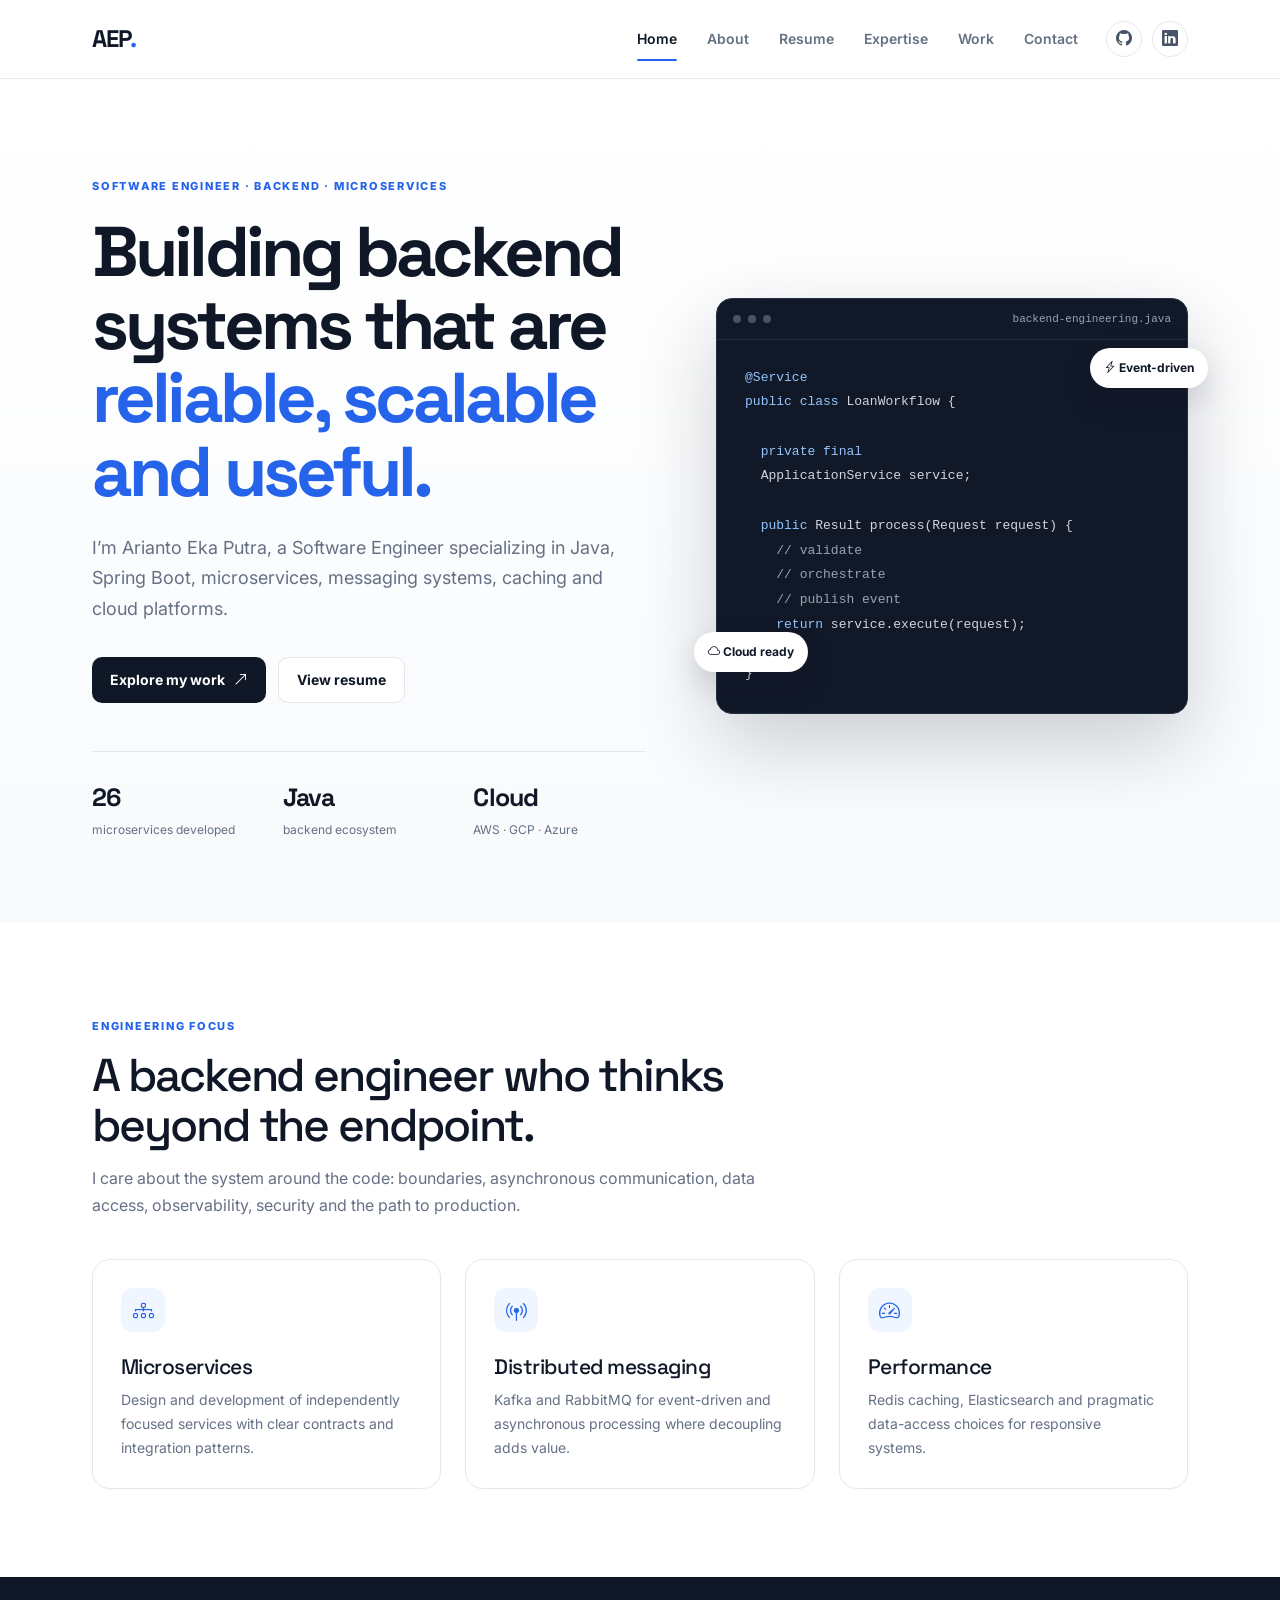
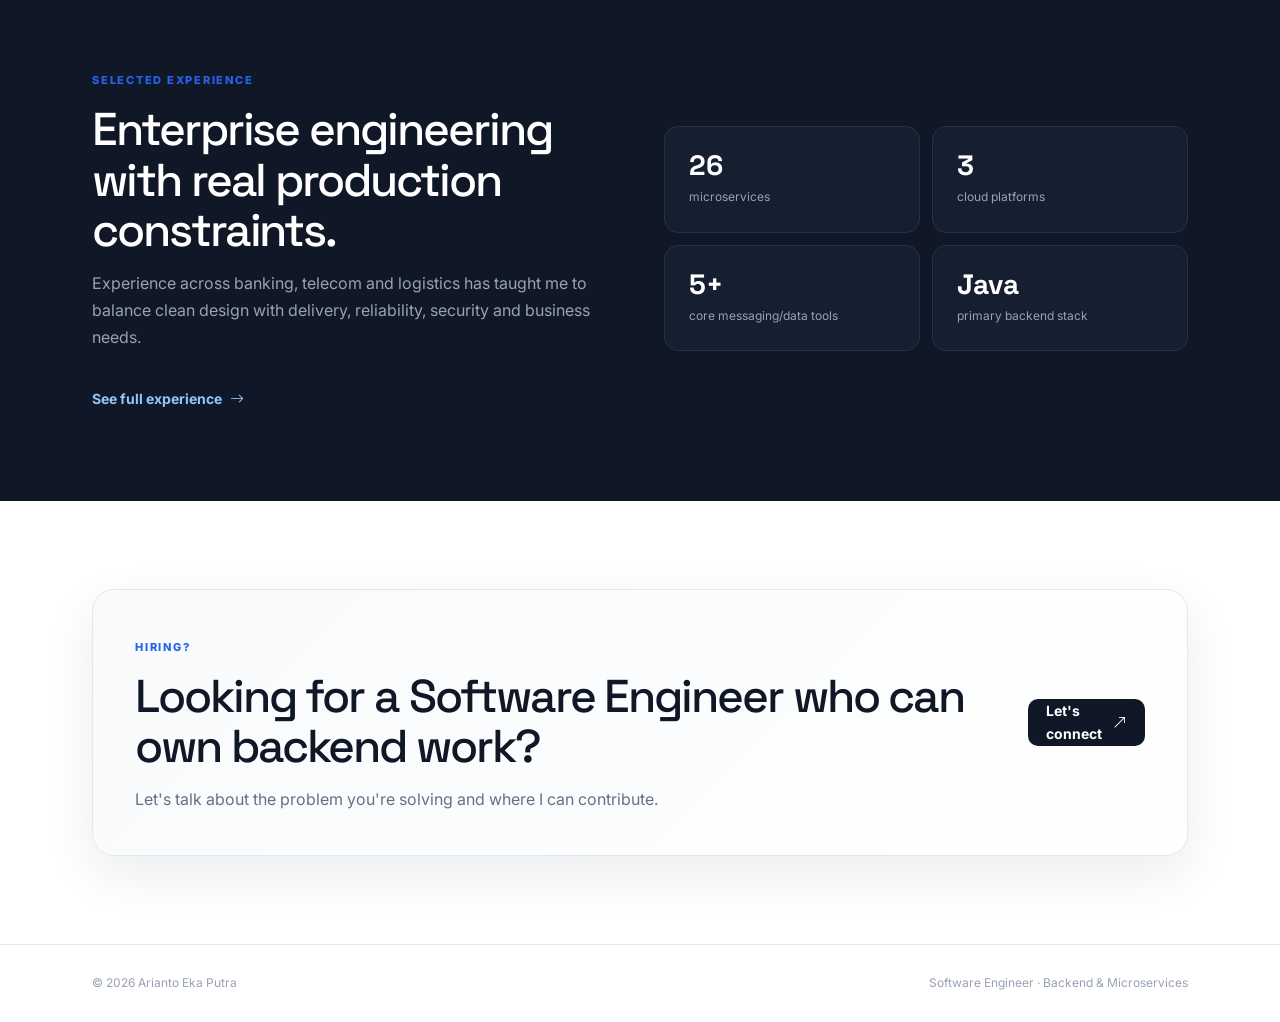
<file: index.html>
<!doctype html>
<html lang="en"><head><meta charset="utf-8"><meta name="viewport" content="width=device-width, initial-scale=1"><title>Arianto Eka Putra | Software Engineer</title><meta name="description" content="Arianto Eka Putra is a Software Engineer focused on Java, Spring Boot, microservices, distributed systems and cloud platforms."><meta property="og:title" content="Arianto Eka Putra | Software Engineer"><meta property="og:description" content="Backend, microservices and distributed systems engineering portfolio."><meta property="og:type" content="website"><link rel="icon" href="assets/img/favicon.png"><link rel="preconnect" href="https://fonts.googleapis.com"><link rel="preconnect" href="https://fonts.gstatic.com" crossorigin><link href="https://fonts.googleapis.com/css2?family=Inter:wght@400;500;600;700;800&family=Space+Grotesk:wght@500;600;700&display=swap" rel="stylesheet"><link href="assets/vendor/bootstrap/css/bootstrap.min.css" rel="stylesheet"><link href="assets/vendor/bootstrap-icons/bootstrap-icons.css" rel="stylesheet"><link href="assets/css/main.css" rel="stylesheet"></head>
<body><header class="site-header"><div class="container d-flex align-items-center justify-content-between"><a class="brand" href="index.html">AEP<span>.</span></a><button class="nav-toggle" aria-label="Toggle navigation"><i class="bi bi-list"></i></button><nav class="site-nav"><a class="active" href="index.html">Home</a><a href="about.html">About</a><a href="resume.html">Resume</a><a href="services.html">Expertise</a><a href="portfolio.html">Work</a><a href="contact.html">Contact</a></nav><div class="header-social"><a href="https://github.com/ariantoekaputra99" target="_blank" rel="noopener" aria-label="GitHub"><i class="bi bi-github"></i></a><a href="https://id.linkedin.com/in/ariantoekaputra" target="_blank" rel="noopener" aria-label="LinkedIn"><i class="bi bi-linkedin"></i></a></div></div></header>
<main><section class="hero"><div class="container"><div class="hero-copy"><span class="eyebrow">SOFTWARE ENGINEER · BACKEND · MICROSERVICES</span><h1>Building backend systems that are <span>reliable, scalable and useful.</span></h1><p>I’m Arianto Eka Putra, a Software Engineer specializing in Java, Spring Boot, microservices, messaging systems, caching and cloud platforms.</p><div class="hero-actions"><a class="btn-primary" href="portfolio.html">Explore my work <i class="bi bi-arrow-up-right"></i></a><a class="btn-secondary" href="resume.html">View resume</a></div><div class="hero-proof"><div><strong>26</strong><span>microservices developed</span></div><div><strong>Java</strong><span>backend ecosystem</span></div><div><strong>Cloud</strong><span>AWS · GCP · Azure</span></div></div></div><div class="hero-visual"><div class="code-window"><div class="window-bar"><span></span><span></span><span></span><small>backend-engineering.java</small></div><pre><code><span class="code-key">@Service</span>
<span class="code-key">public class</span> LoanWorkflow {

  <span class="code-key">private final</span>
  ApplicationService service;

  <span class="code-key">public</span> Result process(Request request) {
    <span class="code-comment">// validate</span>
    <span class="code-comment">// orchestrate</span>
    <span class="code-comment">// publish event</span>
    <span class="code-key">return</span> service.execute(request);
  }
}</code></pre></div><div class="floating-chip chip-one"><i class="bi bi-lightning-charge"></i> Event-driven</div><div class="floating-chip chip-two"><i class="bi bi-cloud"></i> Cloud ready</div></div></div></section>
<section class="section"><div class="container"><div class="section-heading"><span class="eyebrow">ENGINEERING FOCUS</span><h2>A backend engineer who thinks beyond the endpoint.</h2><p>I care about the system around the code: boundaries, asynchronous communication, data access, observability, security and the path to production.</p></div><div class="row g-4"><div class="col-md-4"><article class="info-card"><i class="bi bi-diagram-3"></i><h3>Microservices</h3><p>Design and development of independently focused services with clear contracts and integration patterns.</p></article></div><div class="col-md-4"><article class="info-card"><i class="bi bi-broadcast-pin"></i><h3>Distributed messaging</h3><p>Kafka and RabbitMQ for event-driven and asynchronous processing where decoupling adds value.</p></article></div><div class="col-md-4"><article class="info-card"><i class="bi bi-speedometer2"></i><h3>Performance</h3><p>Redis caching, Elasticsearch and pragmatic data-access choices for responsive systems.</p></article></div></div></div></section>
<section class="section section-dark"><div class="container"><div class="row align-items-center g-5"><div class="col-lg-6"><span class="eyebrow">SELECTED EXPERIENCE</span><h2>Enterprise engineering with real production constraints.</h2><p>Experience across banking, telecom and logistics has taught me to balance clean design with delivery, reliability, security and business needs.</p><a class="text-link" href="resume.html">See full experience <i class="bi bi-arrow-right"></i></a></div><div class="col-lg-6"><div class="stat-grid"><div><strong>26</strong><span>microservices</span></div><div><strong>3</strong><span>cloud platforms</span></div><div><strong>5+</strong><span>core messaging/data tools</span></div><div><strong>Java</strong><span>primary backend stack</span></div></div></div></div></div></section>
<section class="section"><div class="container"><div class="cta-panel"><div><span class="eyebrow">HIRING?</span><h2>Looking for a Software Engineer who can own backend work?</h2><p>Let's talk about the problem you're solving and where I can contribute.</p></div><a class="btn-primary" href="contact.html">Let's connect <i class="bi bi-arrow-up-right"></i></a></div></div></section></main>
<footer class="site-footer"><div class="container d-flex flex-wrap justify-content-between gap-3"><span>© 2026 Arianto Eka Putra</span><span>Software Engineer · Backend &amp; Microservices</span></div></footer><script src="assets/vendor/bootstrap/js/bootstrap.bundle.min.js"></script><script src="assets/js/main.js"></script></body></html>
</file>
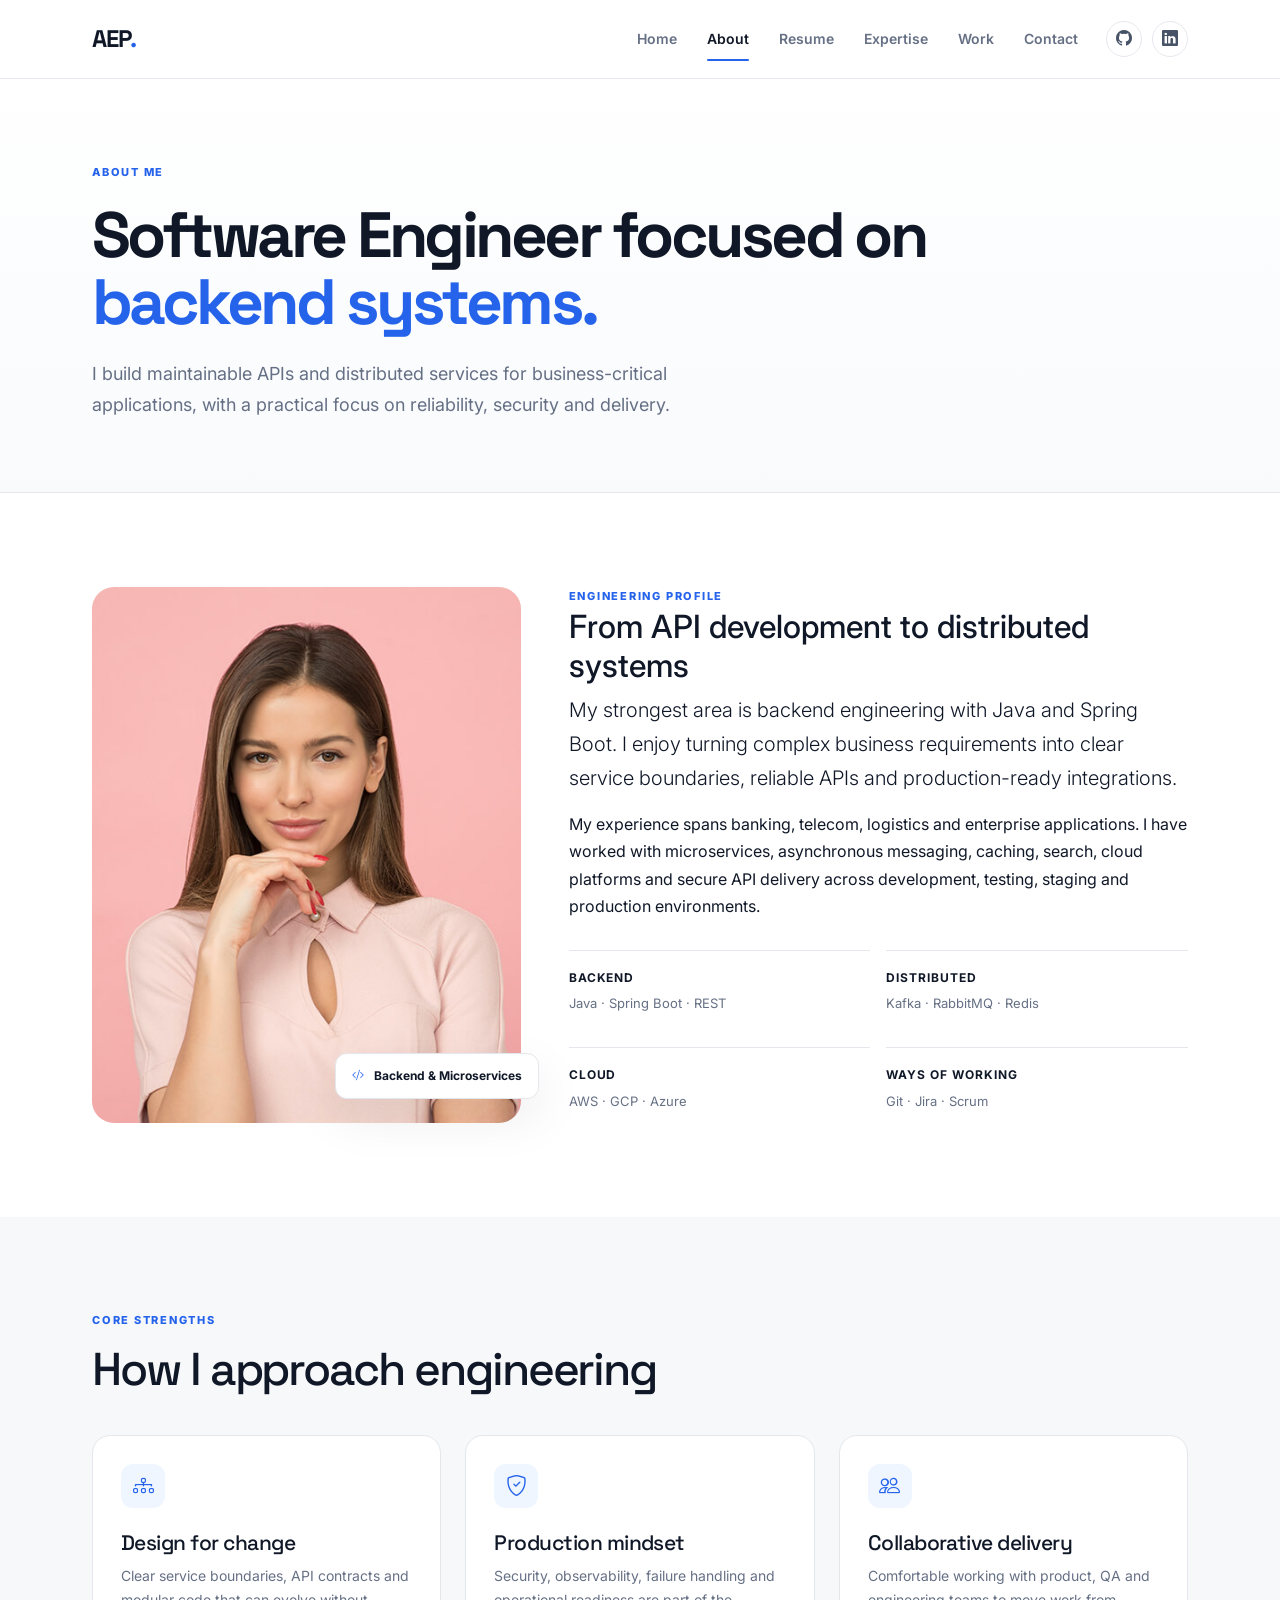
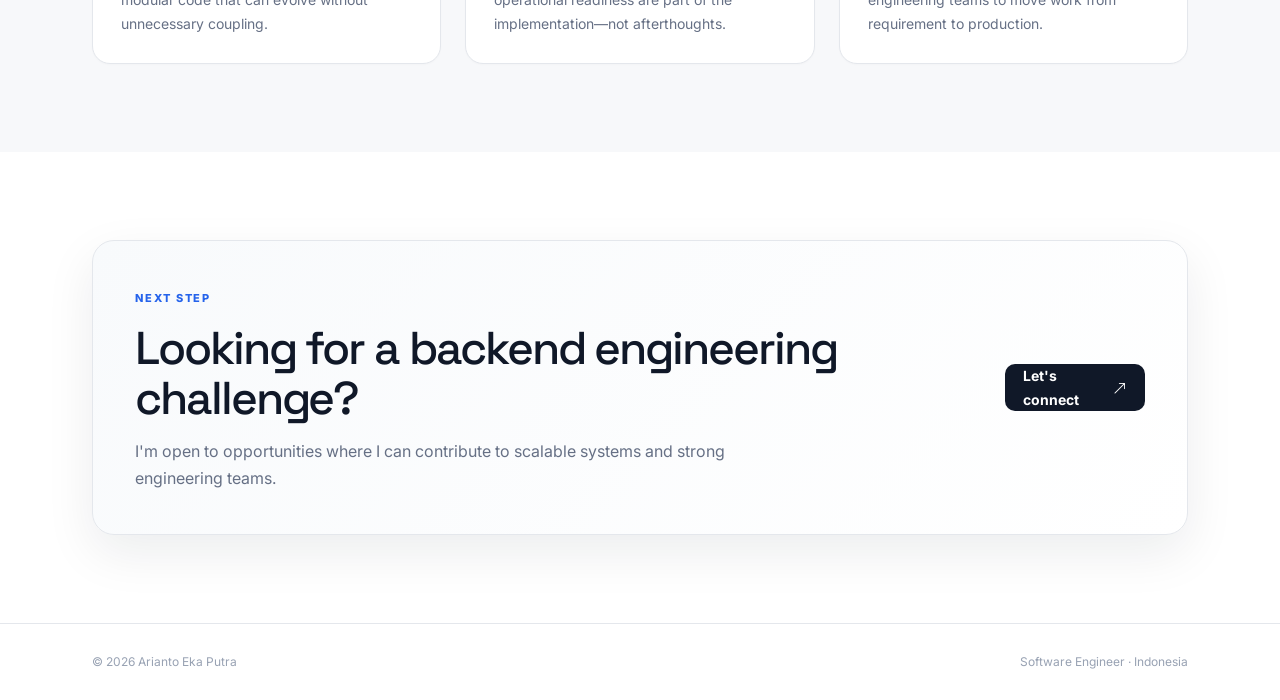
<file: about.html>
<!doctype html>
<html lang="en">
<head>
  <meta charset="utf-8">
  <meta name="viewport" content="width=device-width, initial-scale=1">
  <title>About | Arianto Eka Putra</title>
  <meta name="description" content="About Arianto Eka Putra, a Software Engineer focused on Java, Spring Boot, microservices, distributed systems and cloud platforms.">
  <link rel="icon" href="assets/img/favicon.png">
  <link rel="preconnect" href="https://fonts.googleapis.com">
  <link rel="preconnect" href="https://fonts.gstatic.com" crossorigin>
  <link href="https://fonts.googleapis.com/css2?family=Inter:wght@400;500;600;700;800&family=Space+Grotesk:wght@500;600;700&display=swap" rel="stylesheet">
  <link href="assets/vendor/bootstrap/css/bootstrap.min.css" rel="stylesheet">
  <link href="assets/vendor/bootstrap-icons/bootstrap-icons.css" rel="stylesheet">
  <link href="assets/css/main.css" rel="stylesheet">
</head>
<body>
<header class="site-header"><div class="container d-flex align-items-center justify-content-between"><a class="brand" href="index.html">AEP<span>.</span></a><button class="nav-toggle" aria-label="Toggle navigation"><i class="bi bi-list"></i></button><nav class="site-nav"><a href="index.html">Home</a><a class="active" href="about.html">About</a><a href="resume.html">Resume</a><a href="services.html">Expertise</a><a href="portfolio.html">Work</a><a href="contact.html">Contact</a></nav><div class="header-social"><a href="https://github.com/ariantoekaputra99" target="_blank" rel="noopener" aria-label="GitHub"><i class="bi bi-github"></i></a><a href="https://id.linkedin.com/in/ariantoekaputra" target="_blank" rel="noopener" aria-label="LinkedIn"><i class="bi bi-linkedin"></i></a></div></div></header>
<main>
<section class="page-hero"><div class="container"><span class="eyebrow">ABOUT ME</span><h1>Software Engineer focused on <span>backend systems.</span></h1><p>I build maintainable APIs and distributed services for business-critical applications, with a practical focus on reliability, security and delivery.</p></div></section>
<section class="section"><div class="container"><div class="row g-5 align-items-center"><div class="col-lg-5"><div class="profile-card"><img src="assets/img/profile-img.jpg" alt="Arianto Eka Putra" class="profile-photo"><div class="profile-badge"><i class="bi bi-code-slash"></i><span>Backend &amp; Microservices</span></div></div></div><div class="col-lg-7"><span class="eyebrow">ENGINEERING PROFILE</span><h2>From API development to distributed systems</h2><p class="lead">My strongest area is backend engineering with Java and Spring Boot. I enjoy turning complex business requirements into clear service boundaries, reliable APIs and production-ready integrations.</p><p>My experience spans banking, telecom, logistics and enterprise applications. I have worked with microservices, asynchronous messaging, caching, search, cloud platforms and secure API delivery across development, testing, staging and production environments.</p><div class="quick-facts"><div><strong>Backend</strong><span>Java · Spring Boot · REST</span></div><div><strong>Distributed</strong><span>Kafka · RabbitMQ · Redis</span></div><div><strong>Cloud</strong><span>AWS · GCP · Azure</span></div><div><strong>Ways of working</strong><span>Git · Jira · Scrum</span></div></div></div></div></div></section>
<section class="section section-muted"><div class="container"><div class="section-heading"><span class="eyebrow">CORE STRENGTHS</span><h2>How I approach engineering</h2></div><div class="row g-4"><div class="col-md-4"><article class="info-card"><i class="bi bi-diagram-3"></i><h3>Design for change</h3><p>Clear service boundaries, API contracts and modular code that can evolve without unnecessary coupling.</p></article></div><div class="col-md-4"><article class="info-card"><i class="bi bi-shield-check"></i><h3>Production mindset</h3><p>Security, observability, failure handling and operational readiness are part of the implementation—not afterthoughts.</p></article></div><div class="col-md-4"><article class="info-card"><i class="bi bi-people"></i><h3>Collaborative delivery</h3><p>Comfortable working with product, QA and engineering teams to move work from requirement to production.</p></article></div></div></div></section>
<section class="section"><div class="container"><div class="cta-panel"><div><span class="eyebrow">NEXT STEP</span><h2>Looking for a backend engineering challenge?</h2><p>I'm open to opportunities where I can contribute to scalable systems and strong engineering teams.</p></div><a class="btn-primary" href="contact.html">Let's connect <i class="bi bi-arrow-up-right"></i></a></div></div></section>
</main>
<footer class="site-footer"><div class="container d-flex flex-wrap justify-content-between gap-3"><span>© 2026 Arianto Eka Putra</span><span>Software Engineer · Indonesia</span></div></footer>
<script src="assets/vendor/bootstrap/js/bootstrap.bundle.min.js"></script><script src="assets/js/main.js"></script>
</body></html>
</file>
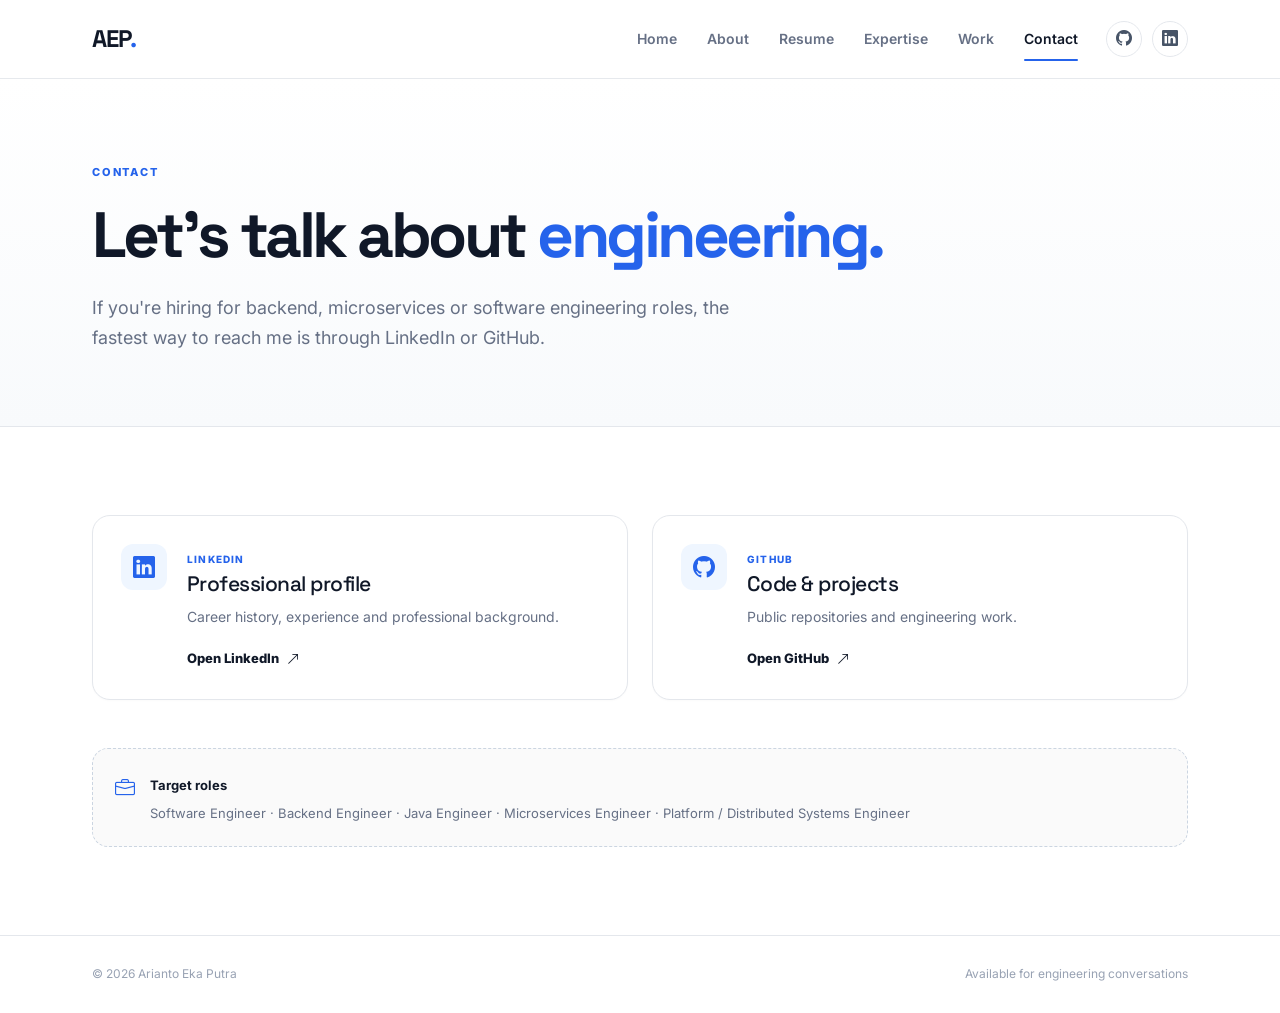
<file: contact.html>
<!doctype html>
<html lang="en"><head><meta charset="utf-8"><meta name="viewport" content="width=device-width, initial-scale=1"><title>Contact | Arianto Eka Putra</title><meta name="description" content="Contact Arianto Eka Putra for Software Engineer opportunities in backend, microservices and distributed systems."><link rel="icon" href="assets/img/favicon.png"><link rel="preconnect" href="https://fonts.googleapis.com"><link rel="preconnect" href="https://fonts.gstatic.com" crossorigin><link href="https://fonts.googleapis.com/css2?family=Inter:wght@400;500;600;700;800&family=Space+Grotesk:wght@500;600;700&display=swap" rel="stylesheet"><link href="assets/vendor/bootstrap/css/bootstrap.min.css" rel="stylesheet"><link href="assets/vendor/bootstrap-icons/bootstrap-icons.css" rel="stylesheet"><link href="assets/css/main.css" rel="stylesheet"></head>
<body><header class="site-header"><div class="container d-flex align-items-center justify-content-between"><a class="brand" href="index.html">AEP<span>.</span></a><button class="nav-toggle" aria-label="Toggle navigation"><i class="bi bi-list"></i></button><nav class="site-nav"><a href="index.html">Home</a><a href="about.html">About</a><a href="resume.html">Resume</a><a href="services.html">Expertise</a><a href="portfolio.html">Work</a><a class="active" href="contact.html">Contact</a></nav><div class="header-social"><a href="https://github.com/ariantoekaputra99" target="_blank" rel="noopener"><i class="bi bi-github"></i></a><a href="https://id.linkedin.com/in/ariantoekaputra" target="_blank" rel="noopener"><i class="bi bi-linkedin"></i></a></div></div></header>
<main><section class="page-hero"><div class="container"><span class="eyebrow">CONTACT</span><h1>Let's talk about <span>engineering.</span></h1><p>If you're hiring for backend, microservices or software engineering roles, the fastest way to reach me is through LinkedIn or GitHub.</p></div></section>
<section class="section"><div class="container"><div class="row g-4"><div class="col-lg-6"><div class="contact-card"><i class="bi bi-linkedin"></i><div><span>LINKEDIN</span><h3>Professional profile</h3><p>Career history, experience and professional background.</p><a href="https://id.linkedin.com/in/ariantoekaputra" target="_blank" rel="noopener">Open LinkedIn <i class="bi bi-arrow-up-right"></i></a></div></div></div><div class="col-lg-6"><div class="contact-card"><i class="bi bi-github"></i><div><span>GITHUB</span><h3>Code &amp; projects</h3><p>Public repositories and engineering work.</p><a href="https://github.com/ariantoekaputra99" target="_blank" rel="noopener">Open GitHub <i class="bi bi-arrow-up-right"></i></a></div></div></div></div><div class="contact-note mt-5"><i class="bi bi-briefcase"></i><div><strong>Target roles</strong><p>Software Engineer · Backend Engineer · Java Engineer · Microservices Engineer · Platform / Distributed Systems Engineer</p></div></div></div></section></main>
<footer class="site-footer"><div class="container d-flex flex-wrap justify-content-between gap-3"><span>© 2026 Arianto Eka Putra</span><span>Available for engineering conversations</span></div></footer><script src="assets/vendor/bootstrap/js/bootstrap.bundle.min.js"></script><script src="assets/js/main.js"></script></body></html>
</file>
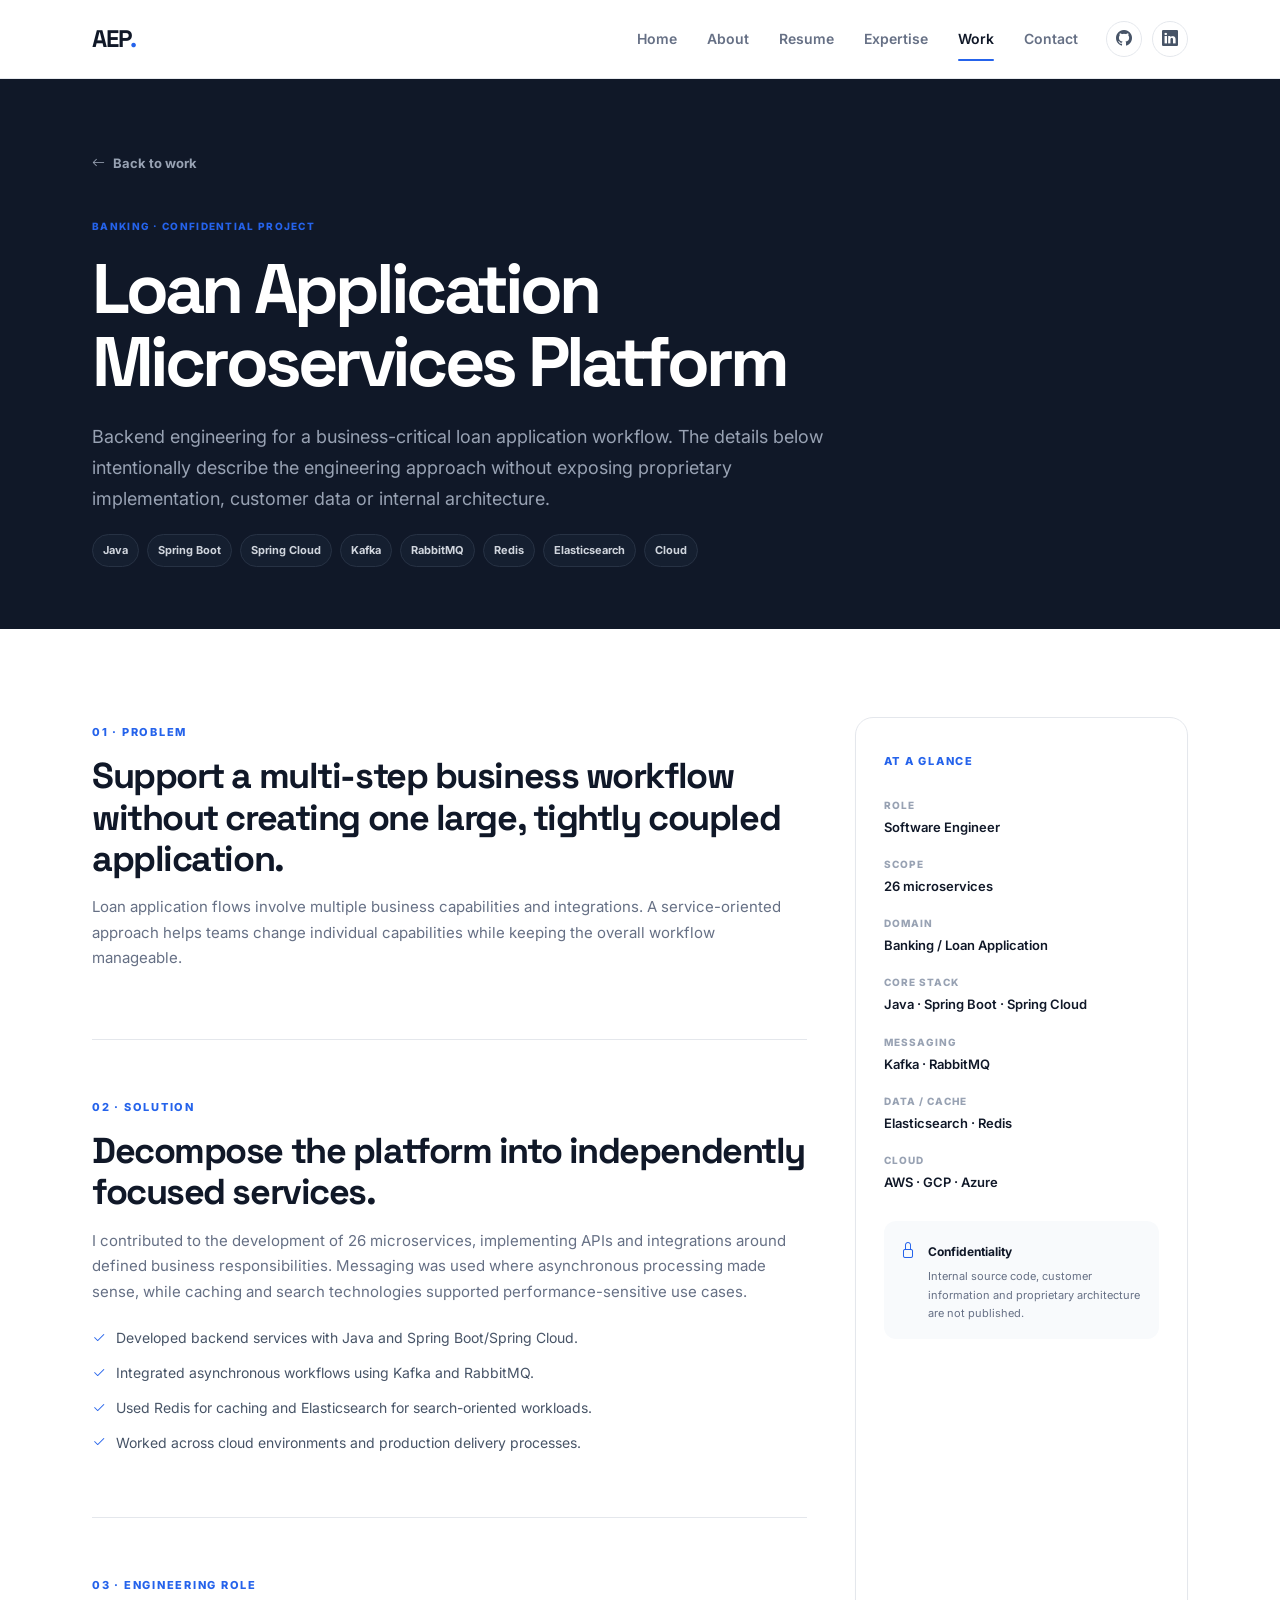
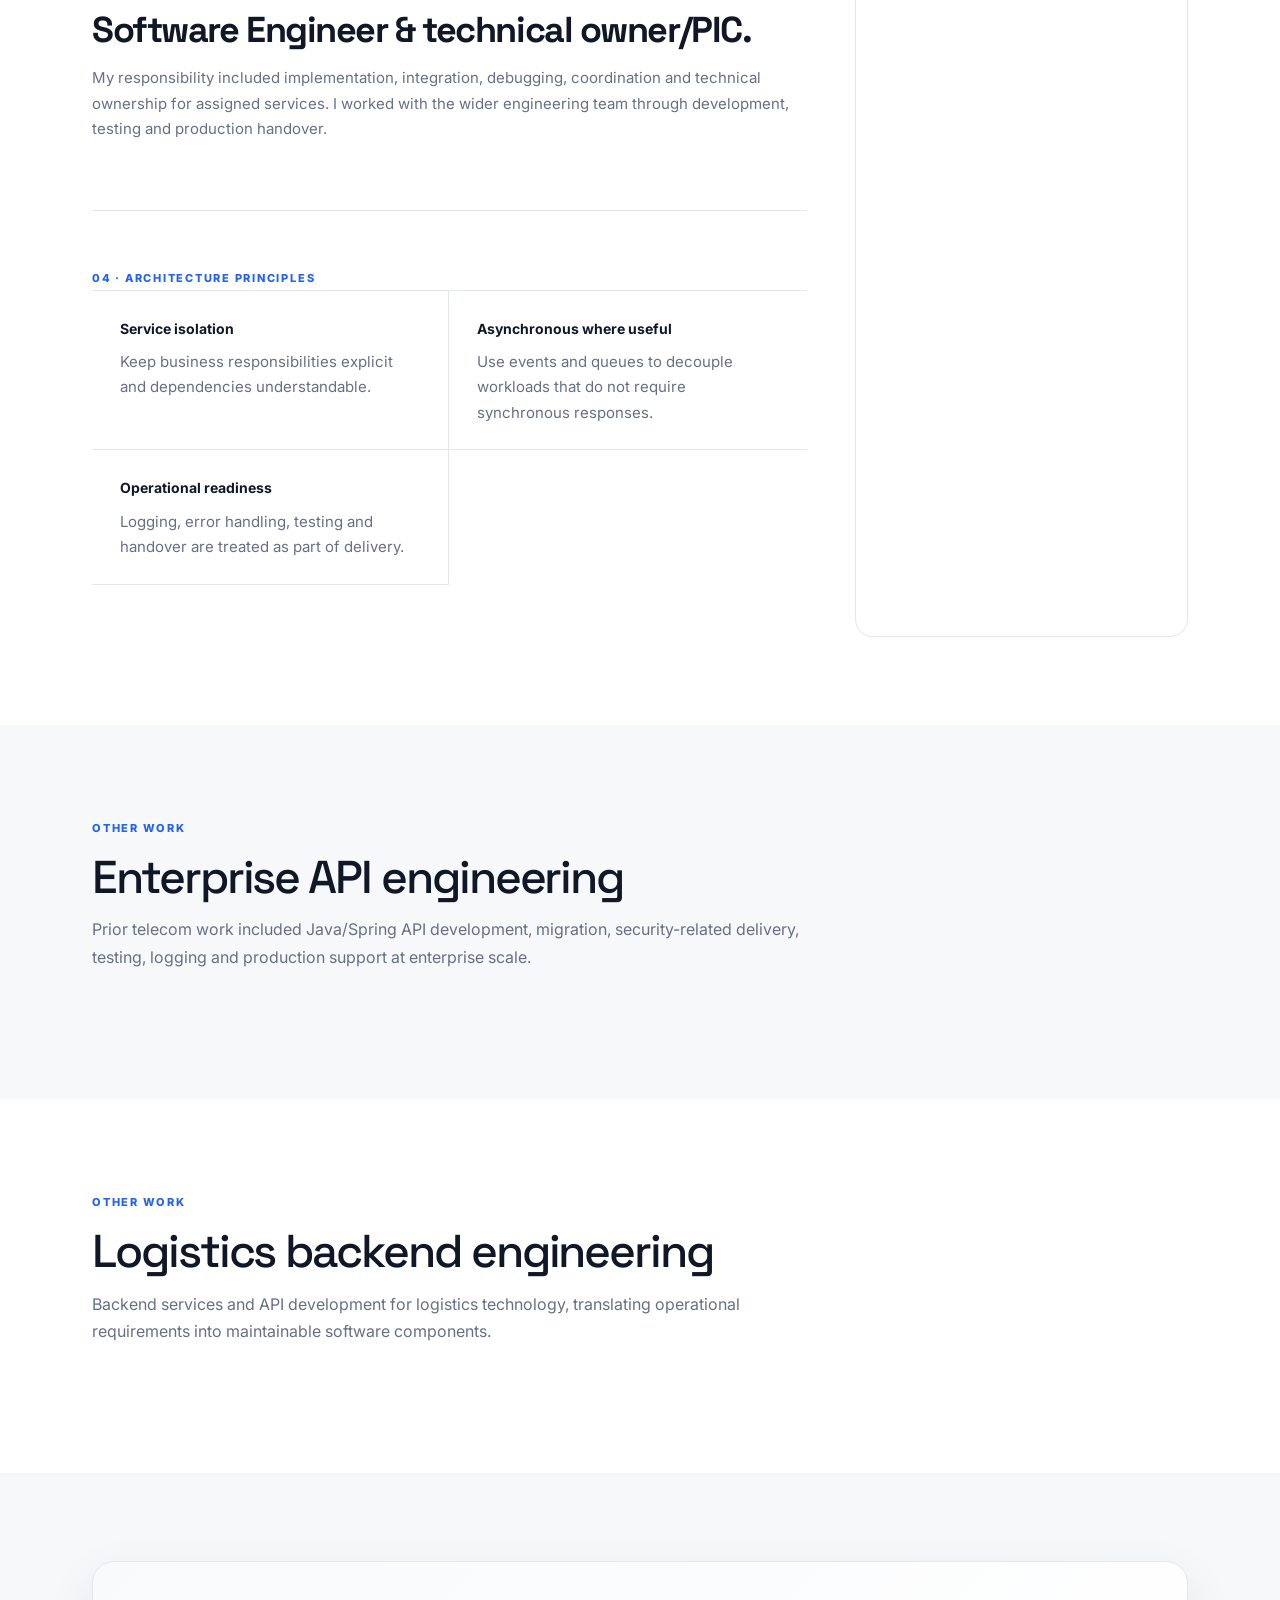
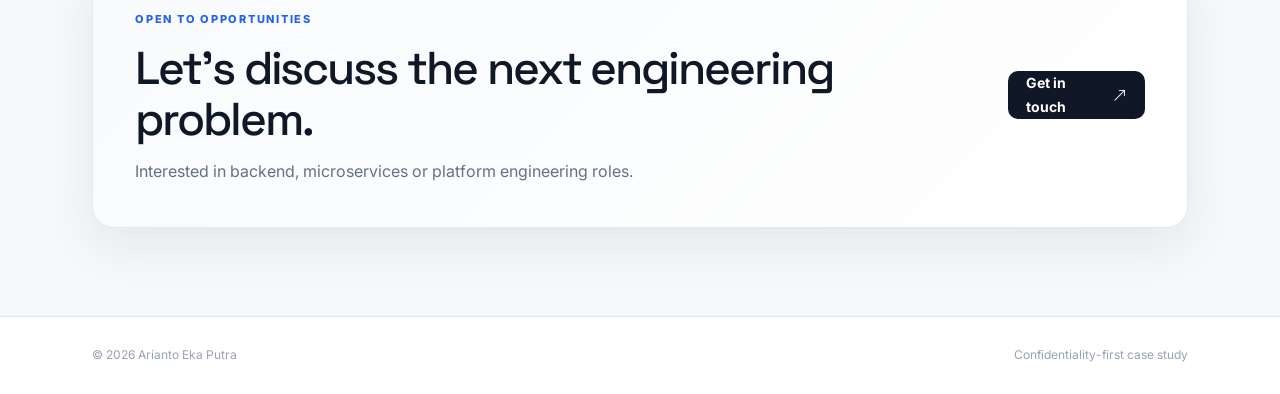
<file: portfolio-details.html>
<!doctype html>
<html lang="en"><head><meta charset="utf-8"><meta name="viewport" content="width=device-width, initial-scale=1"><title>Case Study | Loan Application Microservices</title><meta name="description" content="A high-level engineering case study of a loan application microservices platform built with Java, Spring Boot, messaging, caching and cloud technologies."><link rel="icon" href="assets/img/favicon.png"><link rel="preconnect" href="https://fonts.googleapis.com"><link rel="preconnect" href="https://fonts.gstatic.com" crossorigin><link href="https://fonts.googleapis.com/css2?family=Inter:wght@400;500;600;700;800&family=Space+Grotesk:wght@500;600;700&display=swap" rel="stylesheet"><link href="assets/vendor/bootstrap/css/bootstrap.min.css" rel="stylesheet"><link href="assets/vendor/bootstrap-icons/bootstrap-icons.css" rel="stylesheet"><link href="assets/css/main.css" rel="stylesheet"></head>
<body><header class="site-header"><div class="container d-flex align-items-center justify-content-between"><a class="brand" href="index.html">AEP<span>.</span></a><button class="nav-toggle" aria-label="Toggle navigation"><i class="bi bi-list"></i></button><nav class="site-nav"><a href="index.html">Home</a><a href="about.html">About</a><a href="resume.html">Resume</a><a href="services.html">Expertise</a><a class="active" href="portfolio.html">Work</a><a href="contact.html">Contact</a></nav><div class="header-social"><a href="https://github.com/ariantoekaputra99" target="_blank" rel="noopener"><i class="bi bi-github"></i></a><a href="https://id.linkedin.com/in/ariantoekaputra" target="_blank" rel="noopener"><i class="bi bi-linkedin"></i></a></div></div></header>
<main><section class="case-hero"><div class="container"><a class="back-link" href="portfolio.html"><i class="bi bi-arrow-left"></i> Back to work</a><div class="case-meta">BANKING · CONFIDENTIAL PROJECT</div><h1>Loan Application Microservices Platform</h1><p class="case-intro">Backend engineering for a business-critical loan application workflow. The details below intentionally describe the engineering approach without exposing proprietary implementation, customer data or internal architecture.</p><div class="tag-list"><span>Java</span><span>Spring Boot</span><span>Spring Cloud</span><span>Kafka</span><span>RabbitMQ</span><span>Redis</span><span>Elasticsearch</span><span>Cloud</span></div></div></section>
<section class="section"><div class="container"><div class="row g-5"><div class="col-lg-8"><article class="case-section"><span class="eyebrow">01 · PROBLEM</span><h2>Support a multi-step business workflow without creating one large, tightly coupled application.</h2><p>Loan application flows involve multiple business capabilities and integrations. A service-oriented approach helps teams change individual capabilities while keeping the overall workflow manageable.</p></article><article class="case-section"><span class="eyebrow">02 · SOLUTION</span><h2>Decompose the platform into independently focused services.</h2><p>I contributed to the development of 26 microservices, implementing APIs and integrations around defined business responsibilities. Messaging was used where asynchronous processing made sense, while caching and search technologies supported performance-sensitive use cases.</p><ul class="check-list"><li><i class="bi bi-check2"></i>Developed backend services with Java and Spring Boot/Spring Cloud.</li><li><i class="bi bi-check2"></i>Integrated asynchronous workflows using Kafka and RabbitMQ.</li><li><i class="bi bi-check2"></i>Used Redis for caching and Elasticsearch for search-oriented workloads.</li><li><i class="bi bi-check2"></i>Worked across cloud environments and production delivery processes.</li></ul></article><article class="case-section"><span class="eyebrow">03 · ENGINEERING ROLE</span><h2>Software Engineer &amp; technical owner/PIC.</h2><p>My responsibility included implementation, integration, debugging, coordination and technical ownership for assigned services. I worked with the wider engineering team through development, testing and production handover.</p></article><article class="case-section"><span class="eyebrow">04 · ARCHITECTURE PRINCIPLES</span><div class="principles"><div><strong>Service isolation</strong><p>Keep business responsibilities explicit and dependencies understandable.</p></div><div><strong>Asynchronous where useful</strong><p>Use events and queues to decouple workloads that do not require synchronous responses.</p></div><div><strong>Operational readiness</strong><p>Logging, error handling, testing and handover are treated as part of delivery.</p></div></div></article></div><aside class="col-lg-4"><div class="sticky-card"><span class="eyebrow">AT A GLANCE</span><dl><dt>Role</dt><dd>Software Engineer</dd><dt>Scope</dt><dd>26 microservices</dd><dt>Domain</dt><dd>Banking / Loan Application</dd><dt>Core stack</dt><dd>Java · Spring Boot · Spring Cloud</dd><dt>Messaging</dt><dd>Kafka · RabbitMQ</dd><dt>Data / cache</dt><dd>Elasticsearch · Redis</dd><dt>Cloud</dt><dd>AWS · GCP · Azure</dd></dl><div class="confidential-note"><i class="bi bi-lock"></i><div><strong>Confidentiality</strong><p>Internal source code, customer information and proprietary architecture are not published.</p></div></div></div></aside></div></div></section>
<section class="section section-muted" id="telecom"><div class="container"><div class="section-heading"><span class="eyebrow">OTHER WORK</span><h2>Enterprise API engineering</h2><p>Prior telecom work included Java/Spring API development, migration, security-related delivery, testing, logging and production support at enterprise scale.</p></div></div></section><section class="section" id="logistics"><div class="container"><div class="section-heading"><span class="eyebrow">OTHER WORK</span><h2>Logistics backend engineering</h2><p>Backend services and API development for logistics technology, translating operational requirements into maintainable software components.</p></div></div></section><section class="section section-muted" id="portfolio"><div class="container"><div class="cta-panel"><div><span class="eyebrow">OPEN TO OPPORTUNITIES</span><h2>Let's discuss the next engineering problem.</h2><p>Interested in backend, microservices or platform engineering roles.</p></div><a class="btn-primary" href="contact.html">Get in touch <i class="bi bi-arrow-up-right"></i></a></div></div></section></main>
<footer class="site-footer"><div class="container d-flex flex-wrap justify-content-between gap-3"><span>© 2026 Arianto Eka Putra</span><span>Confidentiality-first case study</span></div></footer><script src="assets/vendor/bootstrap/js/bootstrap.bundle.min.js"></script><script src="assets/js/main.js"></script></body></html>
</file>
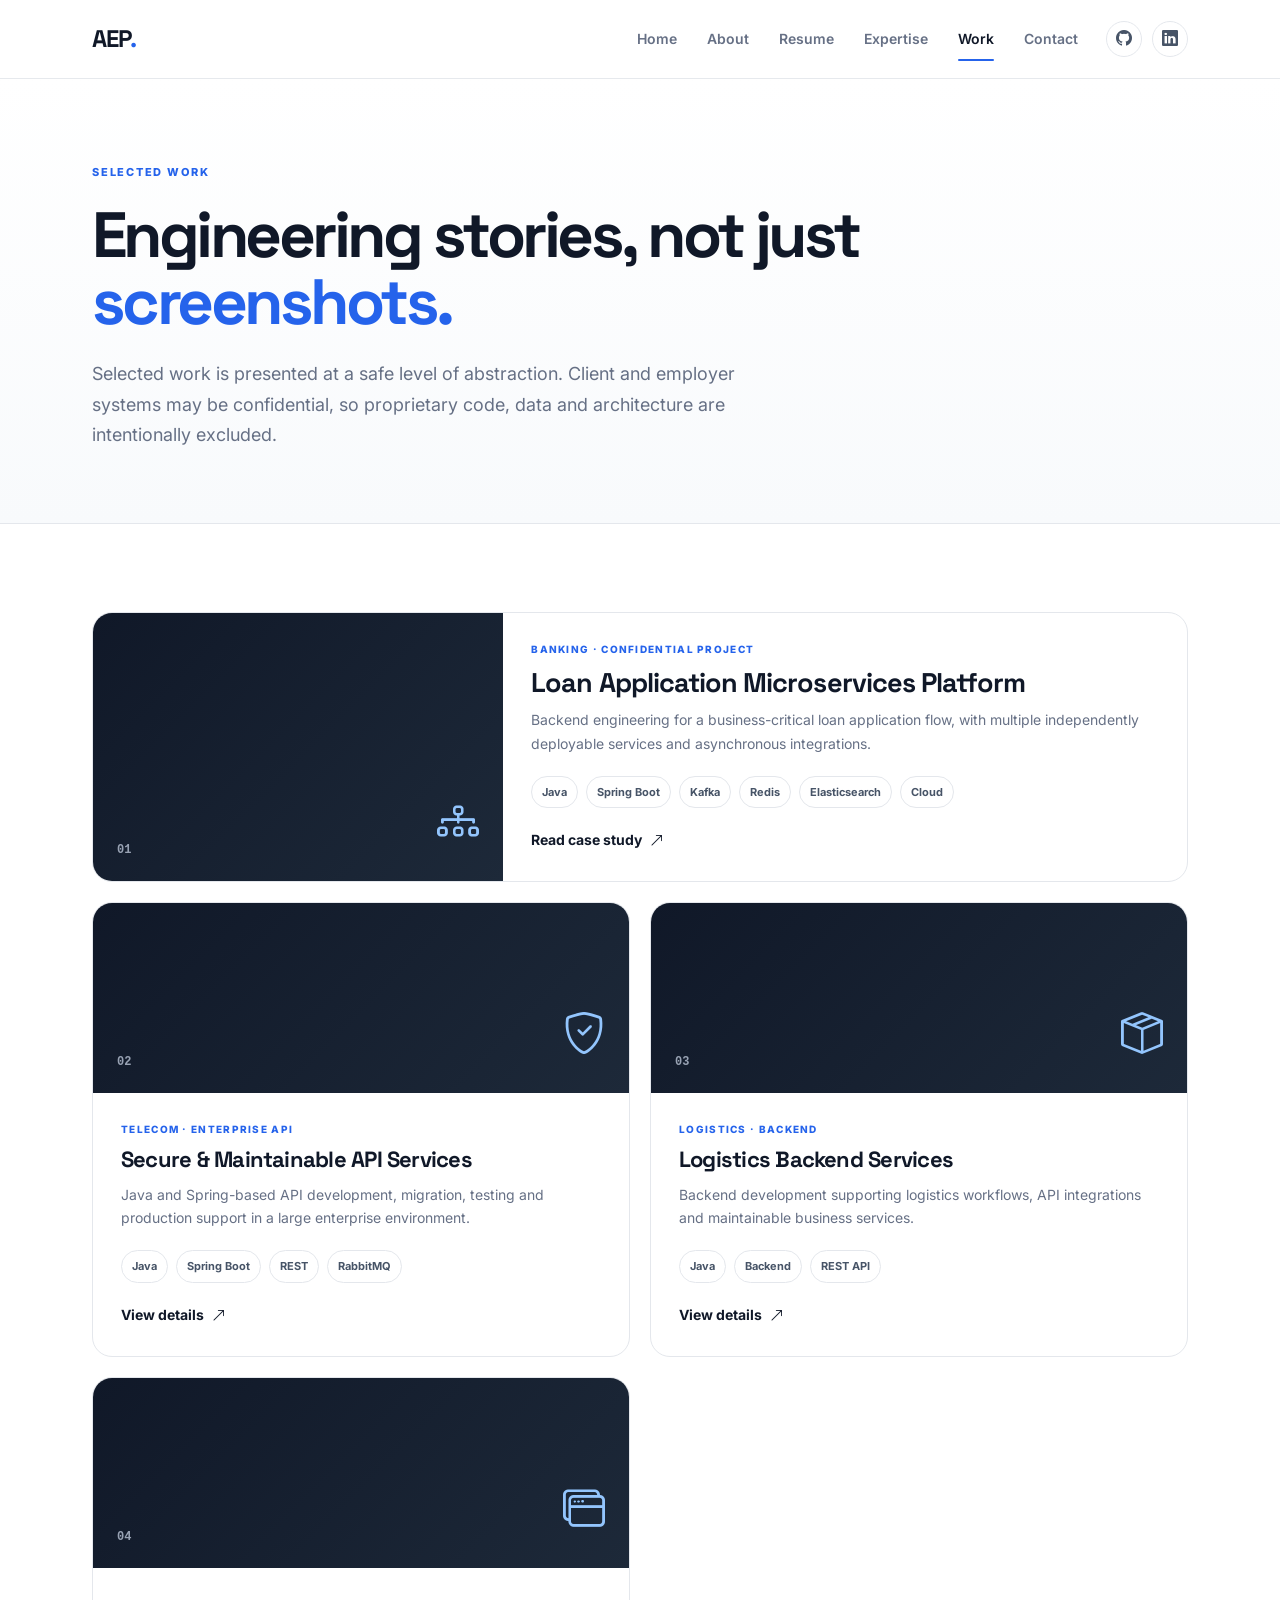
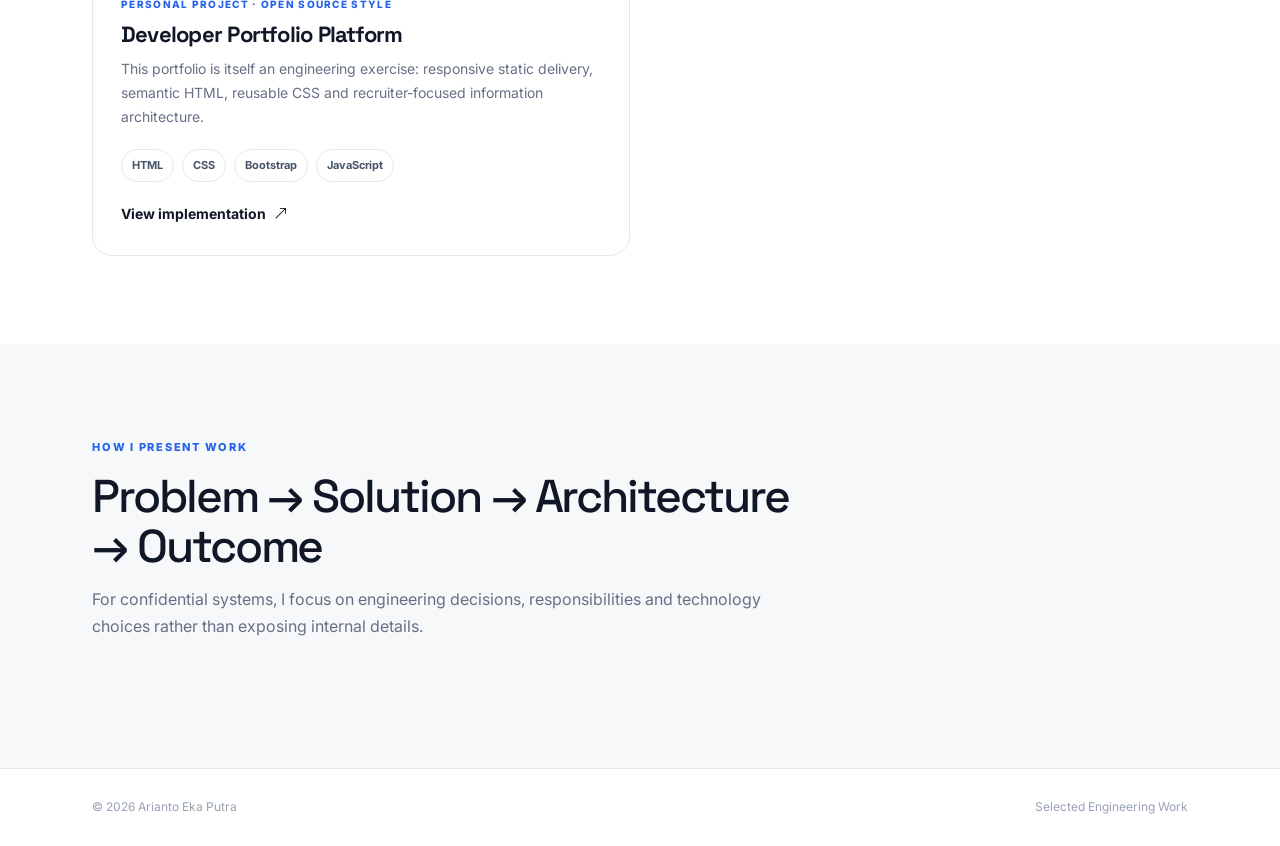
<file: portfolio.html>
<!doctype html>
<html lang="en"><head><meta charset="utf-8"><meta name="viewport" content="width=device-width, initial-scale=1"><title>Selected Work | Arianto Eka Putra</title><meta name="description" content="Selected engineering work and case studies by Arianto Eka Putra across banking, telecom, logistics and software projects."><link rel="icon" href="assets/img/favicon.png"><link rel="preconnect" href="https://fonts.googleapis.com"><link rel="preconnect" href="https://fonts.gstatic.com" crossorigin><link href="https://fonts.googleapis.com/css2?family=Inter:wght@400;500;600;700;800&family=Space+Grotesk:wght@500;600;700&display=swap" rel="stylesheet"><link href="assets/vendor/bootstrap/css/bootstrap.min.css" rel="stylesheet"><link href="assets/vendor/bootstrap-icons/bootstrap-icons.css" rel="stylesheet"><link href="assets/css/main.css" rel="stylesheet"></head>
<body><header class="site-header"><div class="container d-flex align-items-center justify-content-between"><a class="brand" href="index.html">AEP<span>.</span></a><button class="nav-toggle" aria-label="Toggle navigation"><i class="bi bi-list"></i></button><nav class="site-nav"><a href="index.html">Home</a><a href="about.html">About</a><a href="resume.html">Resume</a><a href="services.html">Expertise</a><a class="active" href="portfolio.html">Work</a><a href="contact.html">Contact</a></nav><div class="header-social"><a href="https://github.com/ariantoekaputra99" target="_blank" rel="noopener"><i class="bi bi-github"></i></a><a href="https://id.linkedin.com/in/ariantoekaputra" target="_blank" rel="noopener"><i class="bi bi-linkedin"></i></a></div></div></header>
<main><section class="page-hero"><div class="container"><span class="eyebrow">SELECTED WORK</span><h1>Engineering stories, not just <span>screenshots.</span></h1><p>Selected work is presented at a safe level of abstraction. Client and employer systems may be confidential, so proprietary code, data and architecture are intentionally excluded.</p></div></section>
<section class="section"><div class="container"><div class="case-grid"><a class="case-card case-featured" href="portfolio-details.html"><div class="case-visual"><span>01</span><i class="bi bi-diagram-3"></i></div><div class="case-body"><div class="case-meta">BANKING · CONFIDENTIAL PROJECT</div><h2>Loan Application Microservices Platform</h2><p>Backend engineering for a business-critical loan application flow, with multiple independently deployable services and asynchronous integrations.</p><div class="tag-list"><span>Java</span><span>Spring Boot</span><span>Kafka</span><span>Redis</span><span>Elasticsearch</span><span>Cloud</span></div><span class="case-link">Read case study <i class="bi bi-arrow-up-right"></i></span></div></a>
<a class="case-card" href="portfolio-details.html#telecom"><div class="case-visual"><span>02</span><i class="bi bi-shield-check"></i></div><div class="case-body"><div class="case-meta">TELECOM · ENTERPRISE API</div><h2>Secure &amp; Maintainable API Services</h2><p>Java and Spring-based API development, migration, testing and production support in a large enterprise environment.</p><div class="tag-list"><span>Java</span><span>Spring Boot</span><span>REST</span><span>RabbitMQ</span></div><span class="case-link">View details <i class="bi bi-arrow-up-right"></i></span></div></a>
<a class="case-card" href="portfolio-details.html#logistics"><div class="case-visual"><span>03</span><i class="bi bi-box-seam"></i></div><div class="case-body"><div class="case-meta">LOGISTICS · BACKEND</div><h2>Logistics Backend Services</h2><p>Backend development supporting logistics workflows, API integrations and maintainable business services.</p><div class="tag-list"><span>Java</span><span>Backend</span><span>REST API</span></div><span class="case-link">View details <i class="bi bi-arrow-up-right"></i></span></div></a>
<a class="case-card" href="portfolio-details.html#portfolio"><div class="case-visual"><span>04</span><i class="bi bi-window-stack"></i></div><div class="case-body"><div class="case-meta">PERSONAL PROJECT · OPEN SOURCE STYLE</div><h2>Developer Portfolio Platform</h2><p>This portfolio is itself an engineering exercise: responsive static delivery, semantic HTML, reusable CSS and recruiter-focused information architecture.</p><div class="tag-list"><span>HTML</span><span>CSS</span><span>Bootstrap</span><span>JavaScript</span></div><span class="case-link">View implementation <i class="bi bi-arrow-up-right"></i></span></div></a></div></div></section>
<section class="section section-muted"><div class="container"><div class="section-heading"><span class="eyebrow">HOW I PRESENT WORK</span><h2>Problem → Solution → Architecture → Outcome</h2><p>For confidential systems, I focus on engineering decisions, responsibilities and technology choices rather than exposing internal details.</p></div></div></section></main>
<footer class="site-footer"><div class="container d-flex flex-wrap justify-content-between gap-3"><span>© 2026 Arianto Eka Putra</span><span>Selected Engineering Work</span></div></footer><script src="assets/vendor/bootstrap/js/bootstrap.bundle.min.js"></script><script src="assets/js/main.js"></script></body></html>
</file>
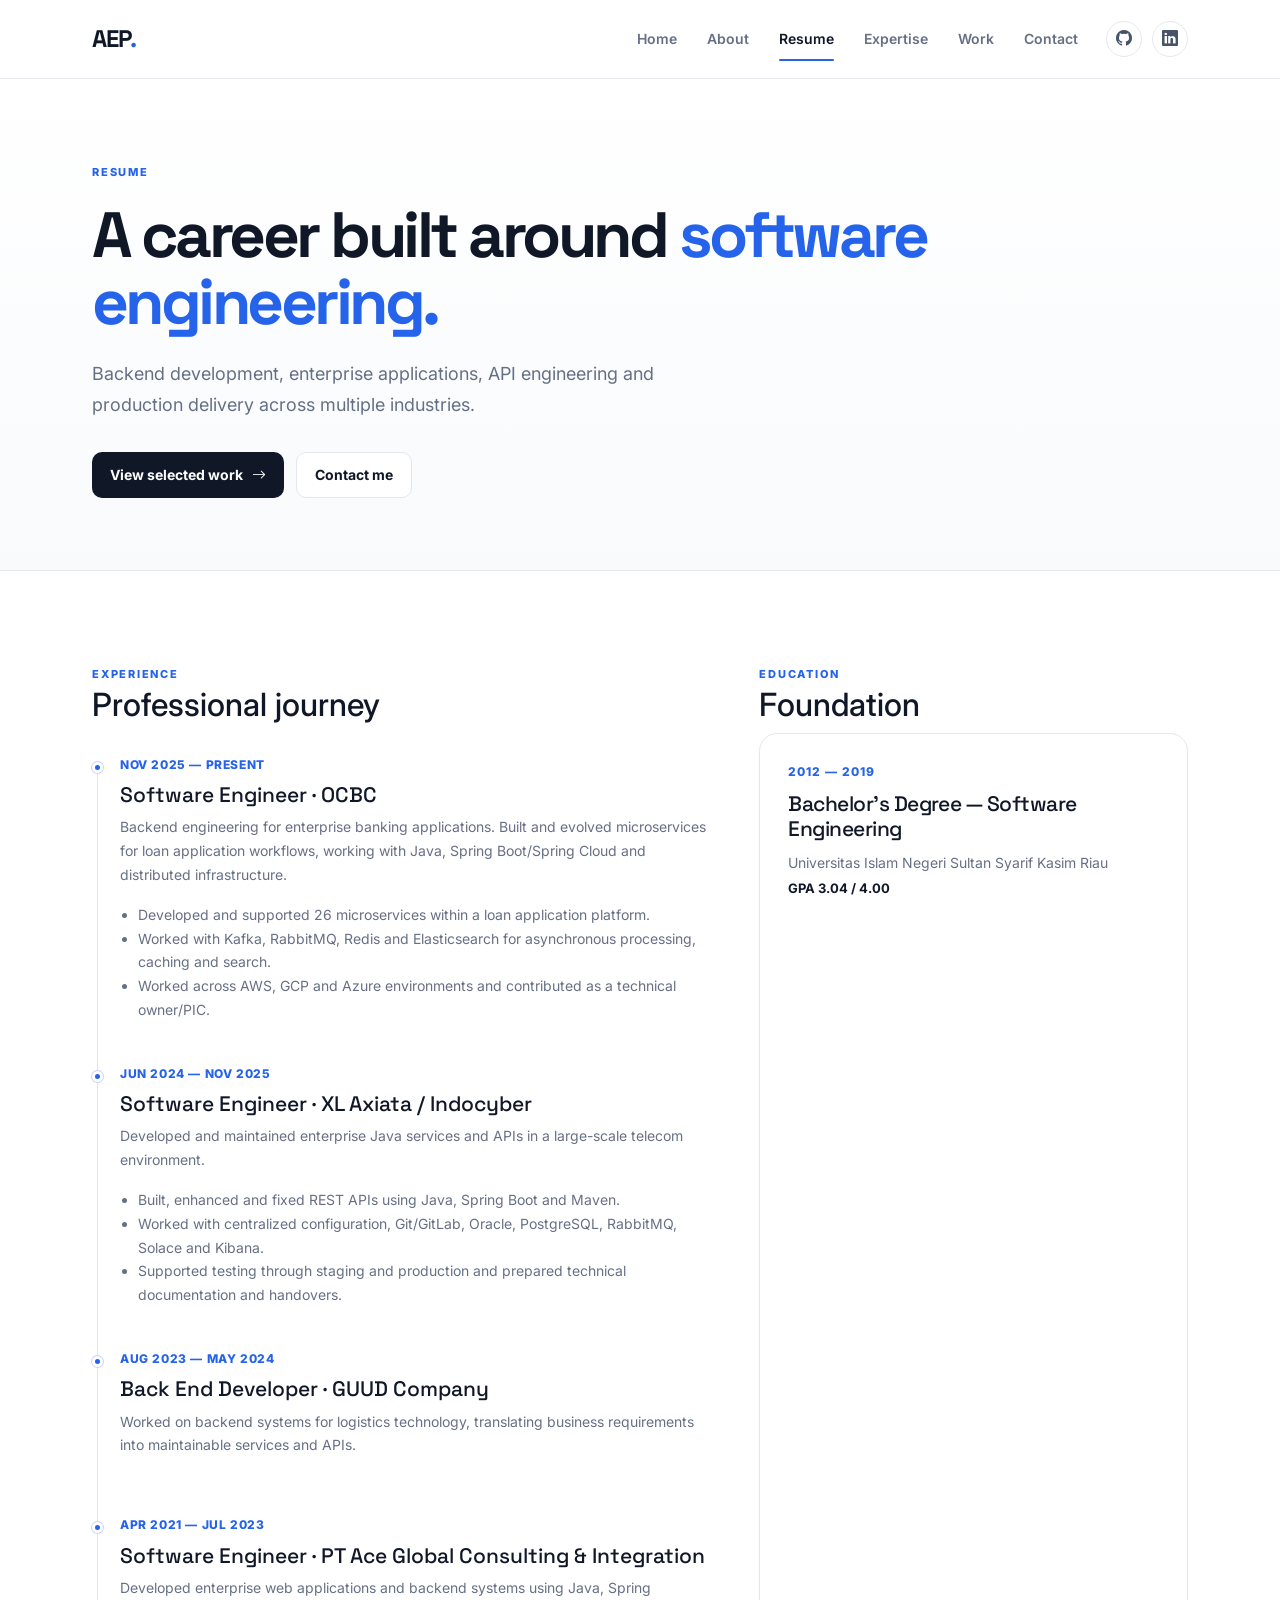
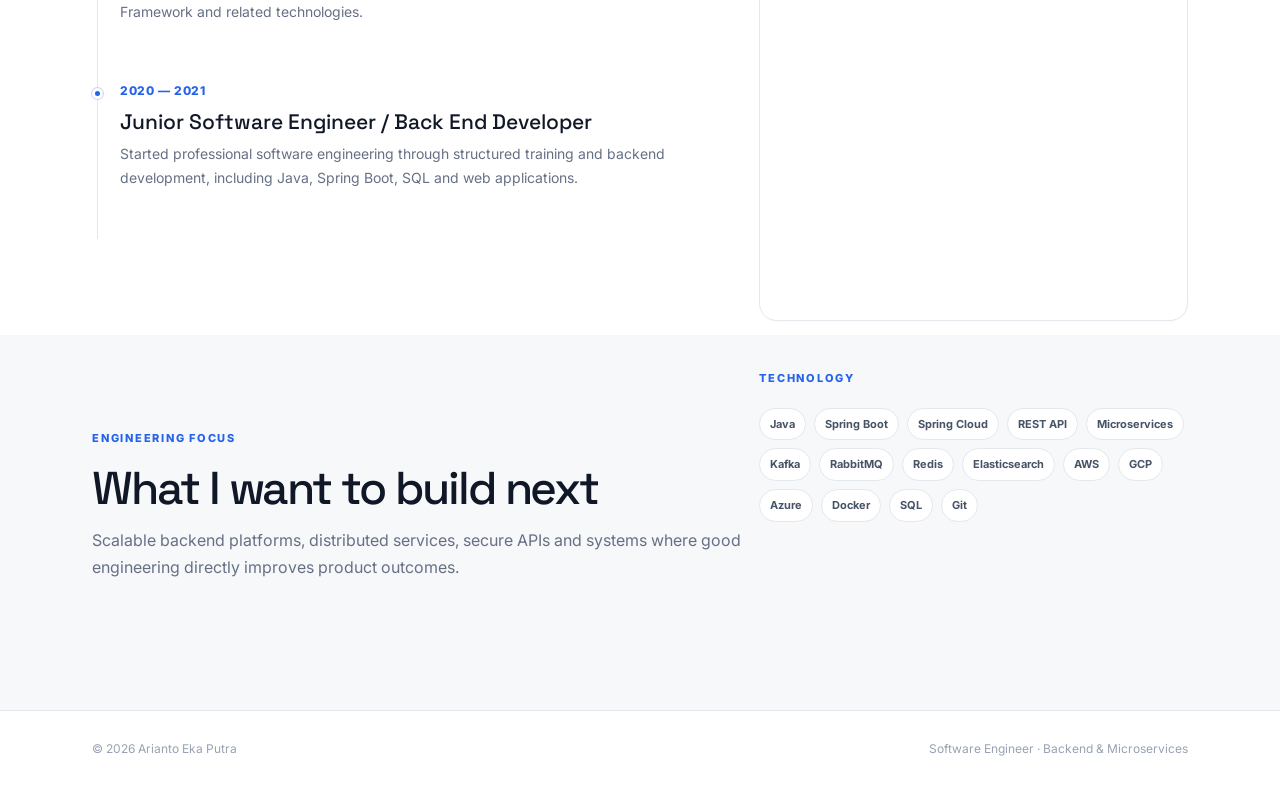
<file: resume.html>
<!doctype html>
<html lang="en"><head><meta charset="utf-8"><meta name="viewport" content="width=device-width, initial-scale=1"><title>Resume | Arianto Eka Putra</title><meta name="description" content="Resume of Arianto Eka Putra, Software Engineer specializing in Java, Spring Boot, microservices and cloud platforms."><link rel="icon" href="assets/img/favicon.png"><link rel="preconnect" href="https://fonts.googleapis.com"><link rel="preconnect" href="https://fonts.gstatic.com" crossorigin><link href="https://fonts.googleapis.com/css2?family=Inter:wght@400;500;600;700;800&family=Space+Grotesk:wght@500;600;700&display=swap" rel="stylesheet"><link href="assets/vendor/bootstrap/css/bootstrap.min.css" rel="stylesheet"><link href="assets/vendor/bootstrap-icons/bootstrap-icons.css" rel="stylesheet"><link href="assets/css/main.css" rel="stylesheet"></head>
<body><header class="site-header"><div class="container d-flex align-items-center justify-content-between"><a class="brand" href="index.html">AEP<span>.</span></a><button class="nav-toggle" aria-label="Toggle navigation"><i class="bi bi-list"></i></button><nav class="site-nav"><a href="index.html">Home</a><a href="about.html">About</a><a class="active" href="resume.html">Resume</a><a href="services.html">Expertise</a><a href="portfolio.html">Work</a><a href="contact.html">Contact</a></nav><div class="header-social"><a href="https://github.com/ariantoekaputra99" target="_blank" rel="noopener"><i class="bi bi-github"></i></a><a href="https://id.linkedin.com/in/ariantoekaputra" target="_blank" rel="noopener"><i class="bi bi-linkedin"></i></a></div></div></header>
<main><section class="page-hero"><div class="container"><span class="eyebrow">RESUME</span><h1>A career built around <span>software engineering.</span></h1><p>Backend development, enterprise applications, API engineering and production delivery across multiple industries.</p><div class="hero-actions"><a class="btn-primary" href="portfolio.html">View selected work <i class="bi bi-arrow-right"></i></a><a class="btn-secondary" href="contact.html">Contact me</a></div></div></section>
<section class="section"><div class="container"><div class="row g-5"><div class="col-lg-7"><span class="eyebrow">EXPERIENCE</span><h2>Professional journey</h2><div class="timeline">
<article class="timeline-item"><span class="timeline-dot"></span><div class="timeline-meta">Nov 2025 — Present</div><h3>Software Engineer · OCBC</h3><p>Backend engineering for enterprise banking applications. Built and evolved microservices for loan application workflows, working with Java, Spring Boot/Spring Cloud and distributed infrastructure.</p><ul><li>Developed and supported 26 microservices within a loan application platform.</li><li>Worked with Kafka, RabbitMQ, Redis and Elasticsearch for asynchronous processing, caching and search.</li><li>Worked across AWS, GCP and Azure environments and contributed as a technical owner/PIC.</li></ul></article>
<article class="timeline-item"><span class="timeline-dot"></span><div class="timeline-meta">Jun 2024 — Nov 2025</div><h3>Software Engineer · XL Axiata / Indocyber</h3><p>Developed and maintained enterprise Java services and APIs in a large-scale telecom environment.</p><ul><li>Built, enhanced and fixed REST APIs using Java, Spring Boot and Maven.</li><li>Worked with centralized configuration, Git/GitLab, Oracle, PostgreSQL, RabbitMQ, Solace and Kibana.</li><li>Supported testing through staging and production and prepared technical documentation and handovers.</li></ul></article>
<article class="timeline-item"><span class="timeline-dot"></span><div class="timeline-meta">Aug 2023 — May 2024</div><h3>Back End Developer · GUUD Company</h3><p>Worked on backend systems for logistics technology, translating business requirements into maintainable services and APIs.</p></article>
<article class="timeline-item"><span class="timeline-dot"></span><div class="timeline-meta">Apr 2021 — Jul 2023</div><h3>Software Engineer · PT Ace Global Consulting &amp; Integration</h3><p>Developed enterprise web applications and backend systems using Java, Spring Framework and related technologies.</p></article>
<article class="timeline-item"><span class="timeline-dot"></span><div class="timeline-meta">2020 — 2021</div><h3>Junior Software Engineer / Back End Developer</h3><p>Started professional software engineering through structured training and backend development, including Java, Spring Boot, SQL and web applications.</p></article>
</div></div><div class="col-lg-5"><span class="eyebrow">EDUCATION</span><h2>Foundation</h2><div class="resume-card"><span>2012 — 2019</span><h3>Bachelor's Degree — Software Engineering</h3><p>Universitas Islam Negeri Sultan Syarif Kasim Riau</p><strong>GPA 3.04 / 4.00</strong></div><span class="eyebrow mt-5 d-block">TECHNOLOGY</span><div class="tag-list"><span>Java</span><span>Spring Boot</span><span>Spring Cloud</span><span>REST API</span><span>Microservices</span><span>Kafka</span><span>RabbitMQ</span><span>Redis</span><span>Elasticsearch</span><span>AWS</span><span>GCP</span><span>Azure</span><span>Docker</span><span>SQL</span><span>Git</span></div></div></div></div></section>
<section class="section section-muted"><div class="container"><div class="section-heading"><span class="eyebrow">ENGINEERING FOCUS</span><h2>What I want to build next</h2><p>Scalable backend platforms, distributed services, secure APIs and systems where good engineering directly improves product outcomes.</p></div></div></section></main>
<footer class="site-footer"><div class="container d-flex flex-wrap justify-content-between gap-3"><span>© 2026 Arianto Eka Putra</span><span>Software Engineer · Backend &amp; Microservices</span></div></footer><script src="assets/vendor/bootstrap/js/bootstrap.bundle.min.js"></script><script src="assets/js/main.js"></script></body></html>
</file>
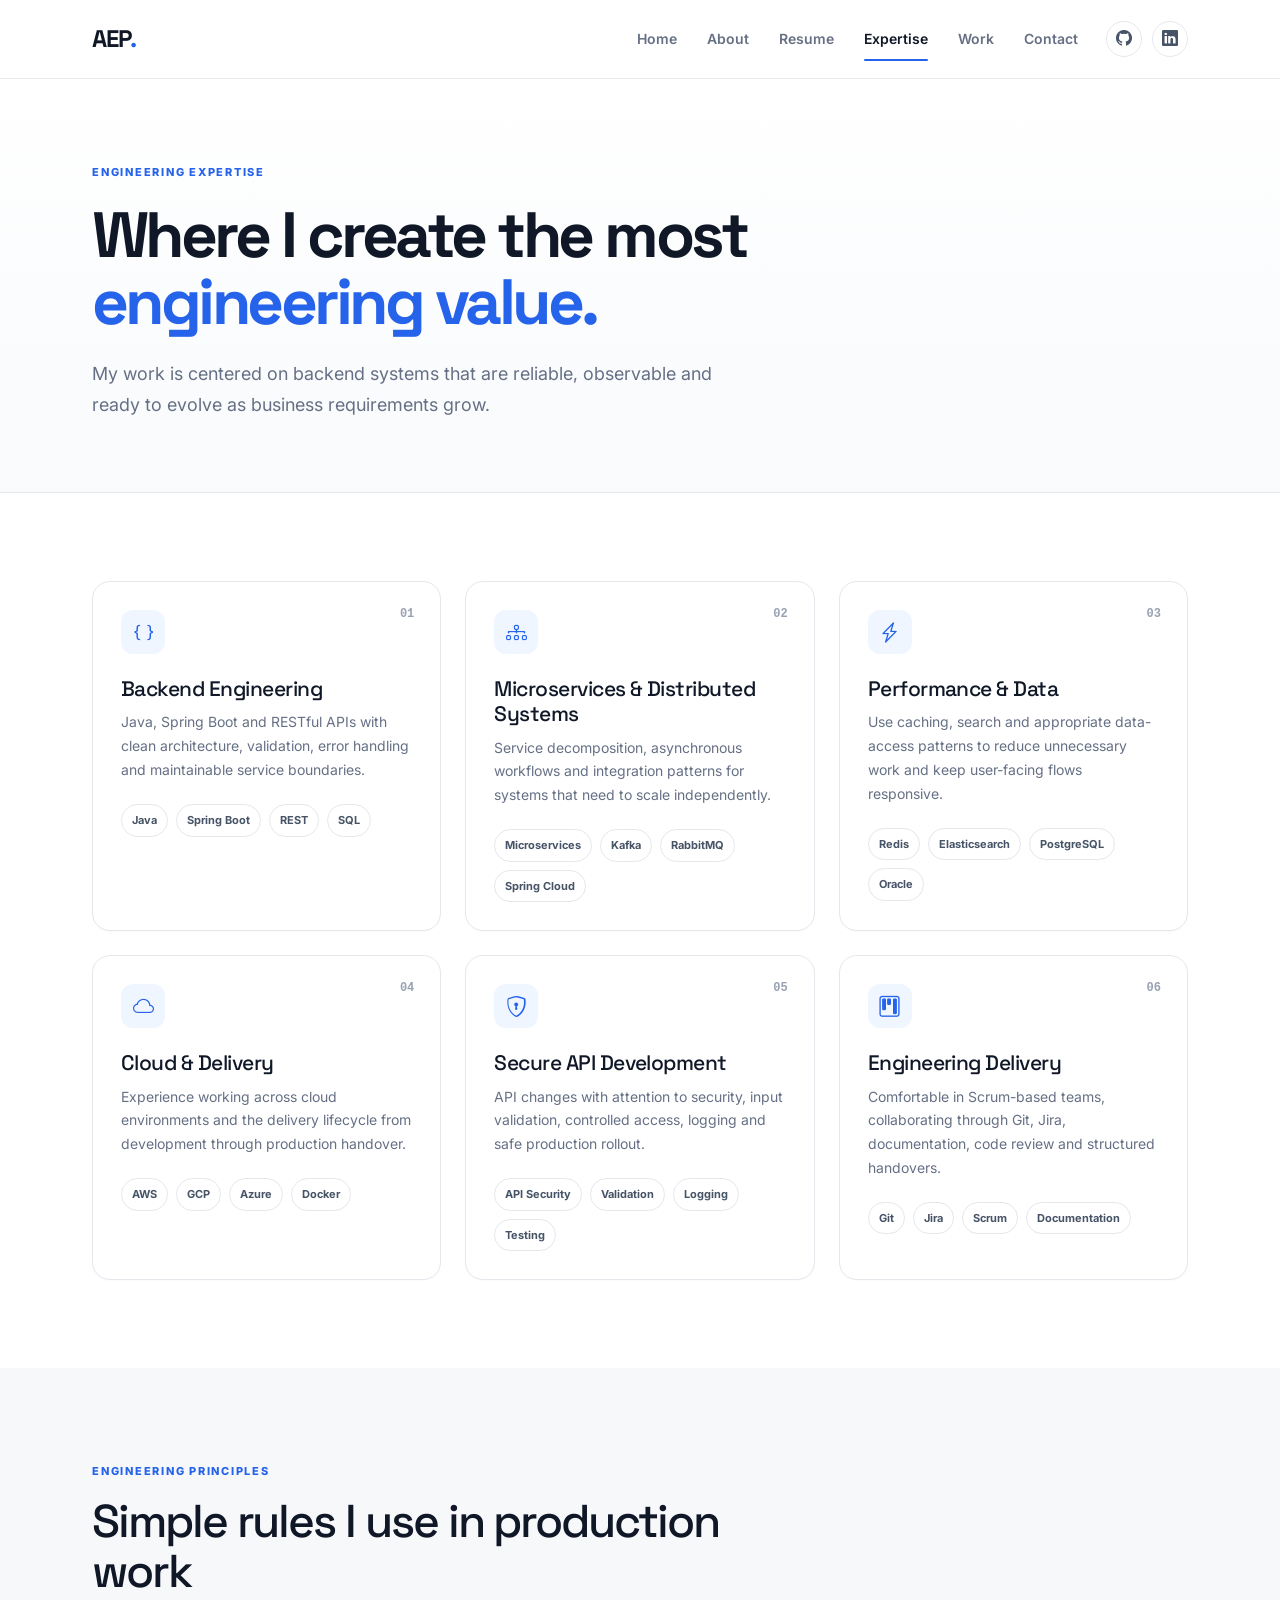
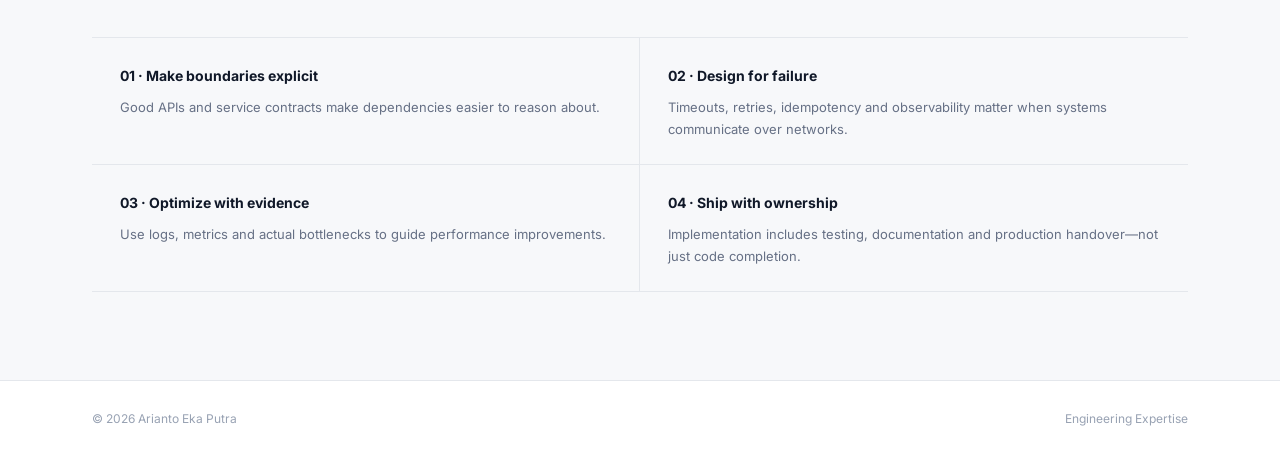
<file: services.html>
<!doctype html>
<html lang="en"><head><meta charset="utf-8"><meta name="viewport" content="width=device-width, initial-scale=1"><title>Engineering Expertise | Arianto Eka Putra</title><meta name="description" content="Engineering expertise of Arianto Eka Putra across backend development, microservices, APIs, messaging, cloud and system reliability."><link rel="icon" href="assets/img/favicon.png"><link rel="preconnect" href="https://fonts.googleapis.com"><link rel="preconnect" href="https://fonts.gstatic.com" crossorigin><link href="https://fonts.googleapis.com/css2?family=Inter:wght@400;500;600;700;800&family=Space+Grotesk:wght@500;600;700&display=swap" rel="stylesheet"><link href="assets/vendor/bootstrap/css/bootstrap.min.css" rel="stylesheet"><link href="assets/vendor/bootstrap-icons/bootstrap-icons.css" rel="stylesheet"><link href="assets/css/main.css" rel="stylesheet"></head>
<body><header class="site-header"><div class="container d-flex align-items-center justify-content-between"><a class="brand" href="index.html">AEP<span>.</span></a><button class="nav-toggle" aria-label="Toggle navigation"><i class="bi bi-list"></i></button><nav class="site-nav"><a href="index.html">Home</a><a href="about.html">About</a><a href="resume.html">Resume</a><a class="active" href="services.html">Expertise</a><a href="portfolio.html">Work</a><a href="contact.html">Contact</a></nav><div class="header-social"><a href="https://github.com/ariantoekaputra99" target="_blank" rel="noopener"><i class="bi bi-github"></i></a><a href="https://id.linkedin.com/in/ariantoekaputra" target="_blank" rel="noopener"><i class="bi bi-linkedin"></i></a></div></div></header>
<main><section class="page-hero"><div class="container"><span class="eyebrow">ENGINEERING EXPERTISE</span><h1>Where I create the most <span>engineering value.</span></h1><p>My work is centered on backend systems that are reliable, observable and ready to evolve as business requirements grow.</p></div></section>
<section class="section"><div class="container"><div class="row g-4"><div class="col-lg-4"><article class="expertise-card"><div class="number">01</div><i class="bi bi-braces"></i><h3>Backend Engineering</h3><p>Java, Spring Boot and RESTful APIs with clean architecture, validation, error handling and maintainable service boundaries.</p><div class="tag-list"><span>Java</span><span>Spring Boot</span><span>REST</span><span>SQL</span></div></article></div><div class="col-lg-4"><article class="expertise-card"><div class="number">02</div><i class="bi bi-diagram-3"></i><h3>Microservices &amp; Distributed Systems</h3><p>Service decomposition, asynchronous workflows and integration patterns for systems that need to scale independently.</p><div class="tag-list"><span>Microservices</span><span>Kafka</span><span>RabbitMQ</span><span>Spring Cloud</span></div></article></div><div class="col-lg-4"><article class="expertise-card"><div class="number">03</div><i class="bi bi-lightning-charge"></i><h3>Performance &amp; Data</h3><p>Use caching, search and appropriate data-access patterns to reduce unnecessary work and keep user-facing flows responsive.</p><div class="tag-list"><span>Redis</span><span>Elasticsearch</span><span>PostgreSQL</span><span>Oracle</span></div></article></div><div class="col-lg-4"><article class="expertise-card"><div class="number">04</div><i class="bi bi-cloud"></i><h3>Cloud &amp; Delivery</h3><p>Experience working across cloud environments and the delivery lifecycle from development through production handover.</p><div class="tag-list"><span>AWS</span><span>GCP</span><span>Azure</span><span>Docker</span></div></article></div><div class="col-lg-4"><article class="expertise-card"><div class="number">05</div><i class="bi bi-shield-lock"></i><h3>Secure API Development</h3><p>API changes with attention to security, input validation, controlled access, logging and safe production rollout.</p><div class="tag-list"><span>API Security</span><span>Validation</span><span>Logging</span><span>Testing</span></div></article></div><div class="col-lg-4"><article class="expertise-card"><div class="number">06</div><i class="bi bi-kanban"></i><h3>Engineering Delivery</h3><p>Comfortable in Scrum-based teams, collaborating through Git, Jira, documentation, code review and structured handovers.</p><div class="tag-list"><span>Git</span><span>Jira</span><span>Scrum</span><span>Documentation</span></div></article></div></div></div></section>
<section class="section section-muted"><div class="container"><div class="section-heading"><span class="eyebrow">ENGINEERING PRINCIPLES</span><h2>Simple rules I use in production work</h2></div><div class="principles"><div><strong>01 · Make boundaries explicit</strong><p>Good APIs and service contracts make dependencies easier to reason about.</p></div><div><strong>02 · Design for failure</strong><p>Timeouts, retries, idempotency and observability matter when systems communicate over networks.</p></div><div><strong>03 · Optimize with evidence</strong><p>Use logs, metrics and actual bottlenecks to guide performance improvements.</p></div><div><strong>04 · Ship with ownership</strong><p>Implementation includes testing, documentation and production handover—not just code completion.</p></div></div></div></section></main>
<footer class="site-footer"><div class="container d-flex flex-wrap justify-content-between gap-3"><span>© 2026 Arianto Eka Putra</span><span>Engineering Expertise</span></div></footer><script src="assets/vendor/bootstrap/js/bootstrap.bundle.min.js"></script><script src="assets/js/main.js"></script></body></html>
</file>
<file: assets/css/main.css>
:root{--ink:#101828;--muted:#667085;--line:#e4e7ec;--surface:#f7f8fa;--white:#fff;--dark:#101828;--accent:#2563eb;--accent-dark:#1d4ed8;--radius:18px;--shadow:0 18px 50px rgba(16,24,40,.08)}*{box-sizing:border-box}html{scroll-behavior:smooth}body{margin:0;font-family:Inter,system-ui,-apple-system,BlinkMacSystemFont,"Segoe UI",sans-serif;color:var(--ink);background:#fff;line-height:1.7}a{color:inherit;text-decoration:none}img{max-width:100%;height:auto}.container{width:min(1120px,calc(100% - 40px));margin-inline:auto}.site-header{position:sticky;top:0;z-index:1000;background:rgba(255,255,255,.94);border-bottom:1px solid rgba(228,231,236,.9);backdrop-filter:blur(14px)}.site-header .container{min-height:76px}.brand{font-family:"Space Grotesk",sans-serif;font-size:24px;font-weight:700;letter-spacing:-.04em}.brand span{color:var(--accent)}.site-nav{display:flex;align-items:center;gap:30px;margin-left:auto;margin-right:28px}.site-nav a{position:relative;padding:27px 0;color:#667085;font-size:14px;font-weight:600;transition:.2s}.site-nav a:hover,.site-nav a.active{color:var(--ink)}.site-nav a.active:after{content:"";position:absolute;left:0;right:0;bottom:17px;height:2px;border-radius:99px;background:var(--accent)}.header-social{display:flex;gap:10px}.header-social a{display:grid;place-items:center;width:36px;height:36px;border:1px solid var(--line);border-radius:50%;color:#475467;transition:.2s}.header-social a:hover{border-color:#b8c5df;color:var(--accent);transform:translateY(-1px)}.nav-toggle{display:none;border:0;background:none;font-size:25px;color:var(--ink)}.hero{padding:92px 0 82px;background:linear-gradient(180deg,#fff 0%,#f8fafc 100%)}.hero .container{display:grid;grid-template-columns:1.08fr .92fr;gap:70px;align-items:center}.hero-copy{max-width:700px}.eyebrow{display:inline-block;color:var(--accent);font-size:11px;font-weight:800;letter-spacing:.16em;text-transform:uppercase}.hero h1,.page-hero h1,.case-hero h1{font-family:"Space Grotesk",sans-serif;letter-spacing:-.055em;line-height:1.04;margin:18px 0 24px;font-weight:700}.hero h1{font-size:clamp(44px,5.5vw,72px)}.hero h1 span,.page-hero h1 span{color:var(--accent)}.hero p,.page-hero p{font-size:18px;color:var(--muted);max-width:650px}.hero-actions{display:flex;flex-wrap:wrap;gap:12px;margin-top:32px}.btn-primary,.btn-secondary{display:inline-flex;align-items:center;justify-content:center;gap:9px;min-height:46px;padding:0 18px;border-radius:10px;font-size:14px;font-weight:700;transition:.2s}.btn-primary{background:var(--ink);color:#fff}.btn-primary:hover{background:var(--accent);color:#fff;transform:translateY(-1px)}.btn-secondary{border:1px solid var(--line);background:#fff;color:var(--ink)}.btn-secondary:hover{border-color:#b8c5df;background:#f8fafc}.hero-proof{display:grid;grid-template-columns:repeat(3,1fr);gap:18px;margin-top:48px;padding-top:24px;border-top:1px solid var(--line)}.hero-proof div{display:flex;flex-direction:column}.hero-proof strong{font-family:"Space Grotesk",sans-serif;font-size:25px;letter-spacing:-.03em}.hero-proof span{font-size:12px;color:var(--muted);margin-top:2px}.hero-visual{position:relative}.code-window{overflow:hidden;border:1px solid #243044;border-radius:16px;background:#111827;box-shadow:0 30px 80px rgba(16,24,40,.2)}.window-bar{display:flex;align-items:center;gap:7px;padding:14px 16px;border-bottom:1px solid #253044;color:#98a2b3}.window-bar>span{width:8px;height:8px;border-radius:50%;background:#475467}.window-bar small{margin-left:auto;font:11px ui-monospace,SFMono-Regular,Menlo,monospace}.code-window pre{margin:0;padding:26px 28px;overflow:auto;color:#d0d5dd;font:13px/1.9 ui-monospace,SFMono-Regular,Menlo,monospace}.code-key{color:#93c5fd}.code-comment{color:#98a2b3}.floating-chip{position:absolute;padding:9px 13px;border:1px solid rgba(255,255,255,.9);border-radius:999px;background:#fff;box-shadow:0 12px 30px rgba(16,24,40,.14);font-size:12px;font-weight:700}.chip-one{top:12%;right:-20px}.chip-two{bottom:10%;left:-22px}.section{padding:88px 0}.section-muted{background:var(--surface)}.section-dark{background:var(--dark);color:#fff}.section-dark p{color:#98a2b3}.section-heading{max-width:720px;margin-bottom:40px}.section-heading h2,.section-dark h2,.cta-panel h2{font-family:"Space Grotesk",sans-serif;font-size:clamp(30px,4vw,46px);line-height:1.1;letter-spacing:-.045em;margin:12px 0 14px}.section-heading p{color:var(--muted);margin:0}.info-card,.expertise-card,.resume-card,.contact-card,.sticky-card{height:100%;background:#fff;border:1px solid var(--line);border-radius:var(--radius);padding:28px;box-shadow:0 1px 2px rgba(16,24,40,.02)}.info-card{transition:.25s}.info-card:hover,.expertise-card:hover,.case-card:hover{transform:translateY(-4px);box-shadow:var(--shadow);border-color:#d0d5dd}.info-card>i,.expertise-card>i{display:grid;place-items:center;width:44px;height:44px;border-radius:12px;background:#eff6ff;color:var(--accent);font-size:21px;margin-bottom:22px}.info-card h3,.expertise-card h3,.resume-card h3,.contact-card h3{font-family:"Space Grotesk",sans-serif;font-size:21px;letter-spacing:-.025em;margin:0 0 9px}.info-card p,.expertise-card p,.resume-card p,.contact-card p{color:var(--muted);font-size:14px;margin:0}.text-link,.case-link{display:inline-flex;align-items:center;gap:8px;color:#93c5fd;font-weight:700;font-size:14px;margin-top:20px}.text-link:hover,.case-link:hover{color:#fff}.stat-grid{display:grid;grid-template-columns:repeat(2,1fr);gap:12px}.stat-grid div{padding:24px;border:1px solid #273244;border-radius:14px;background:#151f30}.stat-grid strong{display:block;font:700 28px/1 "Space Grotesk",sans-serif}.stat-grid span{display:block;color:#98a2b3;font-size:12px;margin-top:8px}.cta-panel{display:flex;align-items:center;justify-content:space-between;gap:30px;padding:42px;border:1px solid var(--line);border-radius:22px;background:linear-gradient(135deg,#f8fafc,#fff);box-shadow:var(--shadow)}.cta-panel p{color:var(--muted);margin:0;max-width:650px}.page-hero{padding:78px 0 72px;background:linear-gradient(180deg,#fff,#f8fafc);border-bottom:1px solid var(--line)}.page-hero h1{font-size:clamp(42px,5vw,64px);max-width:850px}.page-hero p{margin:0}.profile-card{position:relative}.profile-photo{display:block;width:100%;aspect-ratio:4/5;object-fit:cover;border-radius:22px;background:#eef2f6}.profile-badge{position:absolute;right:-18px;bottom:24px;display:flex;align-items:center;gap:10px;padding:12px 16px;background:#fff;border:1px solid var(--line);border-radius:12px;box-shadow:var(--shadow);font-size:12px;font-weight:700}.profile-badge i{color:var(--accent)}.quick-facts{display:grid;grid-template-columns:repeat(2,1fr);gap:16px;margin-top:30px}.quick-facts div{padding:17px 0;border-top:1px solid var(--line)}.quick-facts strong,.quick-facts span{display:block}.quick-facts strong{font-size:12px;text-transform:uppercase;letter-spacing:.08em}.quick-facts span{font-size:13px;color:var(--muted);margin-top:4px}.timeline{position:relative;margin-top:30px;padding-left:28px}.timeline:before{content:"";position:absolute;left:5px;top:7px;bottom:8px;width:1px;background:var(--line)}.timeline-item{position:relative;padding-bottom:42px}.timeline-dot{position:absolute;left:-28px;top:7px;width:11px;height:11px;border:3px solid #fff;border-radius:50%;background:var(--accent);box-shadow:0 0 0 1px #c7d2fe}.timeline-meta{color:var(--accent);font-size:12px;font-weight:800;letter-spacing:.05em;text-transform:uppercase}.timeline-item h3{font-family:"Space Grotesk",sans-serif;font-size:21px;margin:7px 0 8px}.timeline-item p,.timeline-item li{font-size:14px;color:var(--muted)}.timeline-item ul{padding-left:18px;margin:14px 0 0}.resume-card span{display:block;color:var(--accent);font-size:12px;font-weight:800;text-transform:uppercase;letter-spacing:.08em;margin-bottom:9px}.resume-card strong{font-size:13px}.tag-list{display:flex;flex-wrap:wrap;gap:8px;margin-top:20px}.tag-list span{display:inline-flex;padding:6px 10px;border:1px solid var(--line);border-radius:999px;background:#fff;color:#475467;font-size:11px;font-weight:700}.expertise-card{position:relative;transition:.25s}.expertise-card .number{position:absolute;top:25px;right:26px;color:#98a2b3;font:700 12px ui-monospace,monospace}.expertise-card .tag-list{margin-top:22px}.principles{display:grid;grid-template-columns:repeat(2,1fr);border-top:1px solid var(--line)}.principles>div{padding:24px 28px;border-bottom:1px solid var(--line)}.principles>div:nth-child(odd){border-right:1px solid var(--line)}.principles strong{font-size:14px}.principles p{margin:7px 0 0;color:var(--muted);font-size:13px}.case-grid{display:grid;grid-template-columns:repeat(2,1fr);gap:20px}.case-card{display:flex;flex-direction:column;overflow:hidden;border:1px solid var(--line);border-radius:20px;background:#fff;transition:.25s}.case-featured{grid-column:1/-1;display:grid;grid-template-columns:.75fr 1.25fr}.case-visual{min-height:190px;display:flex;align-items:flex-end;justify-content:space-between;padding:24px;background:linear-gradient(135deg,#101828,#1d2939);color:#fff}.case-visual span{font:700 12px ui-monospace,monospace;color:#98a2b3}.case-visual i{font-size:42px;color:#93c5fd}.case-body{padding:28px}.case-meta{color:var(--accent);font-size:10px;font-weight:800;letter-spacing:.13em;text-transform:uppercase}.case-body h2{font:700 27px/1.15 "Space Grotesk",sans-serif;letter-spacing:-.035em;margin:9px 0 10px}.case-card:not(.case-featured) .case-body h2{font-size:22px}.case-body p{color:var(--muted);font-size:14px;margin:0}.case-card .case-link{color:var(--ink)}.case-card:hover .case-link{color:var(--accent)}.case-hero{padding:70px 0 62px;background:var(--dark);color:#fff}.case-hero .back-link{display:inline-flex;gap:8px;color:#98a2b3;font-size:13px;font-weight:700;margin-bottom:44px}.case-hero .back-link:hover{color:#fff}.case-hero h1{font-size:clamp(42px,6vw,70px);max-width:900px}.case-intro{max-width:760px;color:#98a2b3;font-size:18px}.case-hero .tag-list span{background:#151f30;border-color:#273244;color:#d0d5dd}.case-section{padding-bottom:52px;margin-bottom:52px;border-bottom:1px solid var(--line)}.case-section:last-child{border-bottom:0;margin-bottom:0}.case-section h2{font:700 clamp(26px,3vw,36px)/1.15 "Space Grotesk",sans-serif;letter-spacing:-.04em;margin:12px 0 14px}.case-section p{color:var(--muted);font-size:15px}.check-list{list-style:none;padding:0;margin:22px 0 0}.check-list li{display:flex;gap:10px;margin:11px 0;color:#475467;font-size:14px}.check-list i{color:var(--accent);font-weight:700}.sticky-card{position:sticky;top:105px}.sticky-card dl{margin:24px 0 0}.sticky-card dt{font-size:10px;font-weight:800;letter-spacing:.1em;text-transform:uppercase;color:#98a2b3;margin-top:18px}.sticky-card dd{margin:2px 0 0;font-size:13px;font-weight:600}.confidential-note{display:flex;gap:12px;margin-top:28px;padding:16px;border-radius:12px;background:#f8fafc}.confidential-note i{color:var(--accent)}.confidential-note strong{font-size:12px}.confidential-note p{margin:3px 0 0;color:var(--muted);font-size:11px}.contact-card{display:flex;gap:20px;align-items:flex-start;transition:.2s}.contact-card>i{display:grid;place-items:center;flex:0 0 46px;height:46px;border-radius:12px;background:#eff6ff;color:var(--accent);font-size:22px}.contact-card span{font-size:10px;letter-spacing:.12em;font-weight:800;color:var(--accent)}.contact-card a{display:inline-flex;gap:8px;margin-top:18px;color:var(--ink);font-size:13px;font-weight:800}.contact-card a:hover{color:var(--accent)}.contact-note{display:flex;gap:15px;padding:22px;border:1px dashed #cbd5e1;border-radius:16px;background:#fafafa}.contact-note>i{color:var(--accent);font-size:20px}.contact-note strong{font-size:13px}.contact-note p{margin:4px 0 0;color:var(--muted);font-size:13px}.site-footer{padding:28px 0;border-top:1px solid var(--line);color:#98a2b3;font-size:12px}.site-footer .container{display:flex;flex-wrap:wrap;justify-content:space-between;gap:10px}@media(max-width:991px){.site-nav{gap:20px;margin-right:18px}.hero .container{grid-template-columns:1fr;gap:48px}.hero-visual{max-width:700px}.case-featured{grid-template-columns:1fr}.sticky-card{position:static}}@media(max-width:767px){.container{width:min(100% - 28px,1120px)}.site-header .container{min-height:68px}.header-social{display:none}.nav-toggle{display:block;order:2}.site-nav{display:none;position:absolute;left:14px;right:14px;top:68px;flex-direction:column;align-items:stretch;gap:0;padding:10px;border:1px solid var(--line);border-radius:14px;background:#fff;box-shadow:var(--shadow);margin:0}.site-nav.open{display:flex}.site-nav a{padding:12px 14px}.site-nav a.active:after{display:none}.hero{padding:64px 0}.hero h1{font-size:43px}.hero p,.page-hero p{font-size:16px}.hero-proof{gap:10px}.hero-proof strong{font-size:21px}.hero-proof span{font-size:11px}.floating-chip{display:none}.section{padding:64px 0}.section-heading h2,.section-dark h2,.cta-panel h2{font-size:32px}.cta-panel{align-items:flex-start;flex-direction:column;padding:28px}.page-hero{padding:58px 0}.page-hero h1{font-size:42px}.profile-badge{right:10px}.quick-facts{grid-template-columns:1fr}.principles{grid-template-columns:1fr}.principles>div:nth-child(odd){border-right:0}.case-grid{grid-template-columns:1fr}.case-featured{grid-column:auto}.case-hero{padding:54px 0}.case-hero h1{font-size:43px}.case-intro{font-size:16px}.case-section h2{font-size:28px}.site-footer .container{flex-direction:column}.stat-grid{grid-template-columns:1fr 1fr}}
</file>
